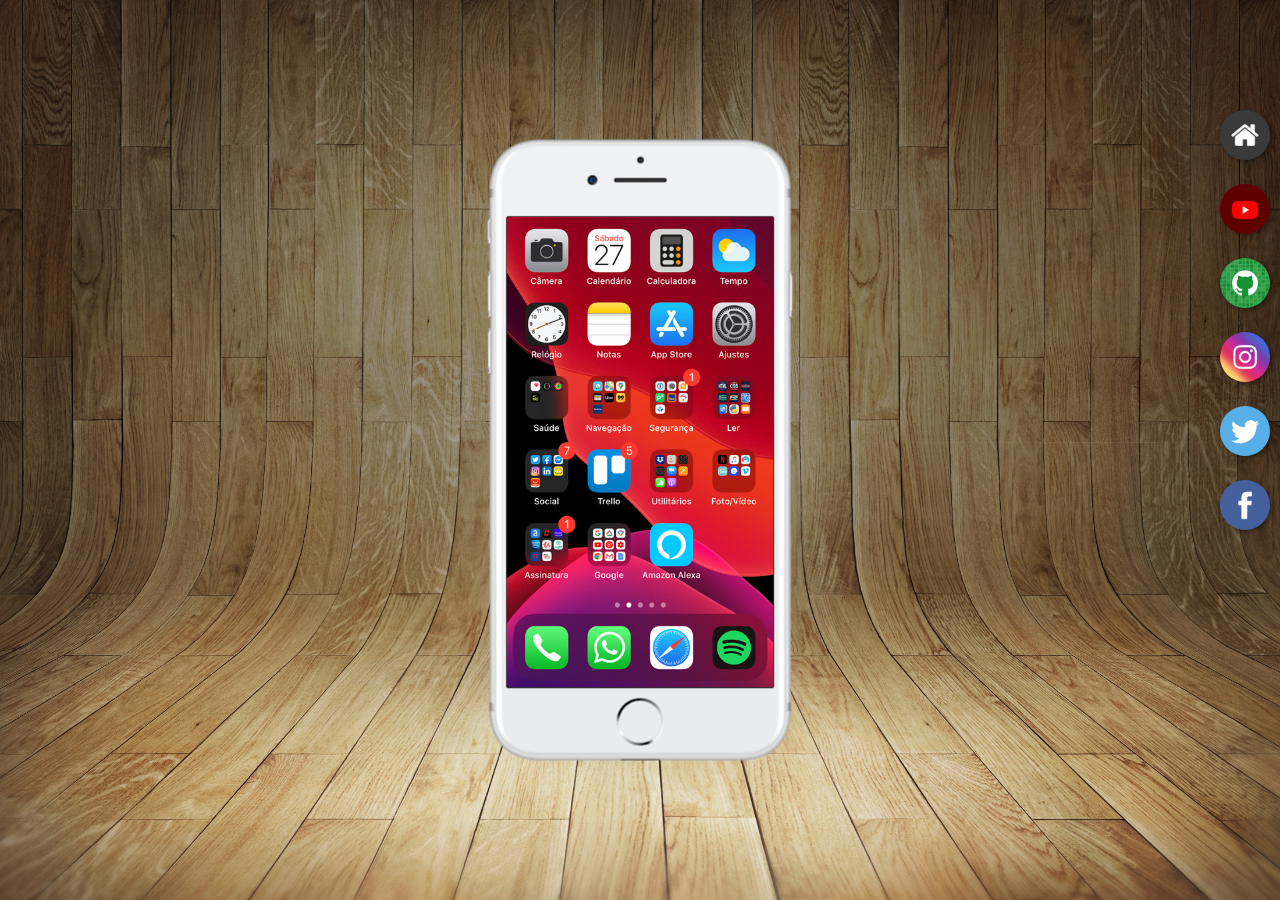
<file: index.html>
<!DOCTYPE html>
<html lang="pt-br">
<head>
    <meta charset="UTF-8">
    <meta http-equiv="X-UA-Compatible" content="IE=edge">
    <meta name="viewport" content="width=device-width, initial-scale=1.0">
    <title>Projeto Redes Sociais</title>
    <link rel="shortcut icon" href="favicon.ico" type="image/x-icon">
    <link rel="stylesheet" href="estilos/style.css">
</head>
<body>
    <main>
        <section id="telefone">
            <iframe src="home.html" name="tela" id="tela" frameborder="0">
                navegador não compatível com isso!
            </iframe>
        </section>
        <section id="redes-sociais">
            <a href="home.html" target="tela"><img src="imagens/logo-home.jpg" alt="Home"></a> <br>
            <a href="youtube.html" target="tela"><img src="imagens/logo-youtube.jpg" alt=""></a> <br>
            <a href="github.html" target="tela"><img src="imagens/logo-github.jpg" alt=""></a> <br>
            <a href="instagram.html" target="tela"><img src="imagens/logo-instagram.jpg" alt=""></a> <br>
            <a href="twitter.html" target="tela"><img src="imagens/logo-twitter.jpg" alt=""></a> <br>
            <a href="facebook.html" target="tela"><img src="imagens/logo-facebook.jpg" alt=""></a>
        </section>
    </main>
</body>
</html>
</file>
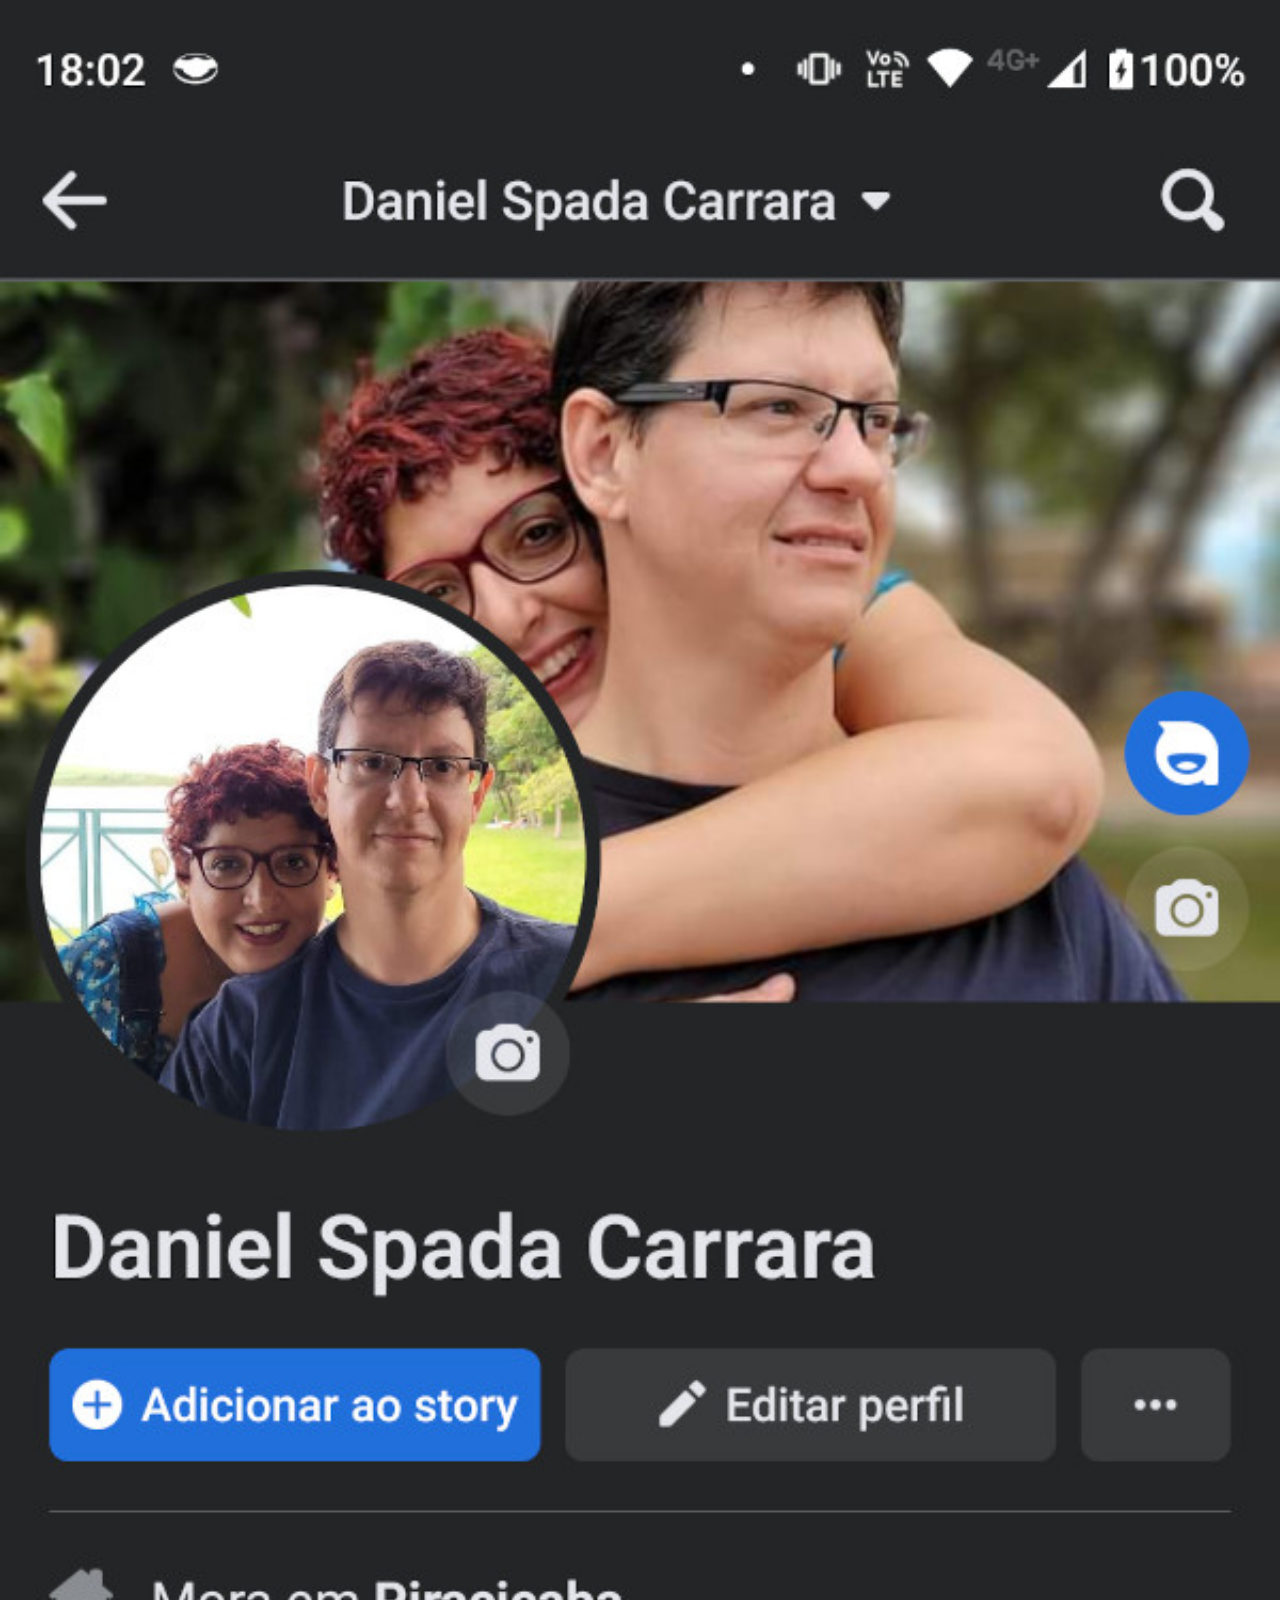
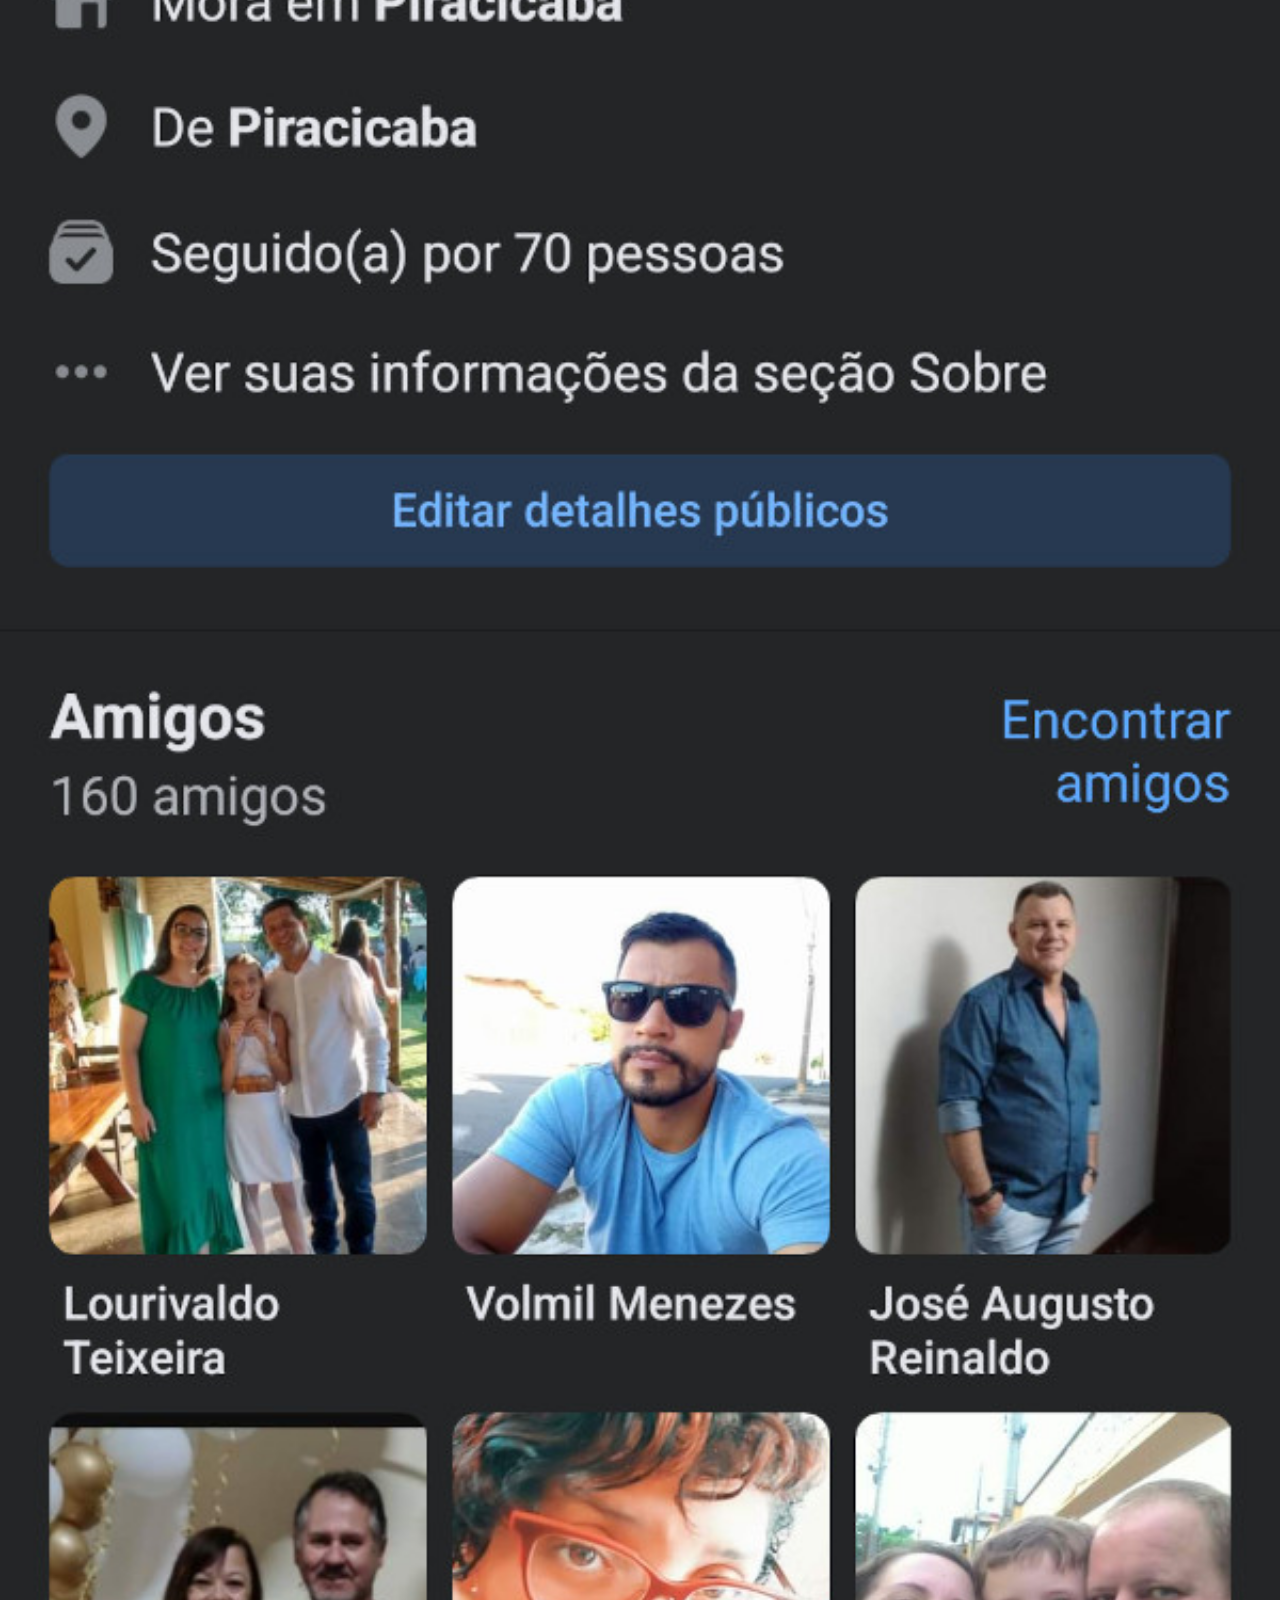
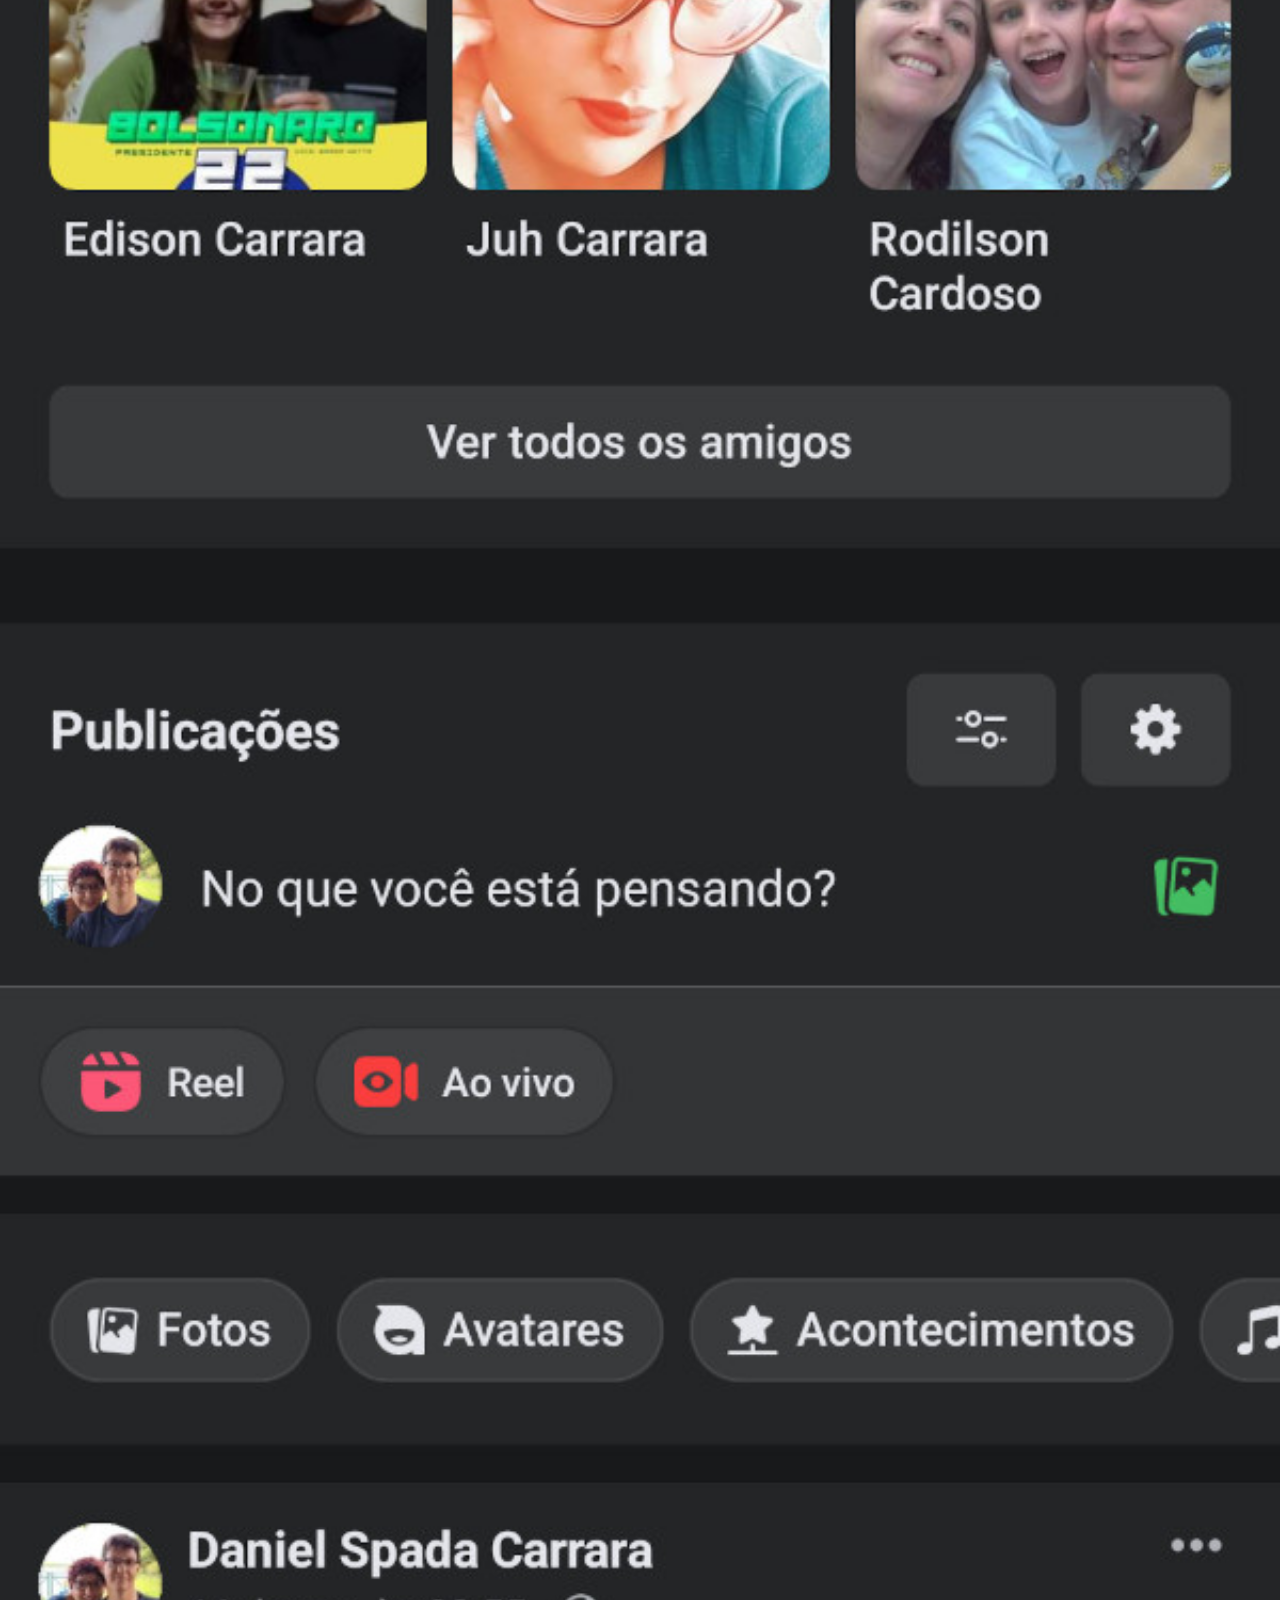
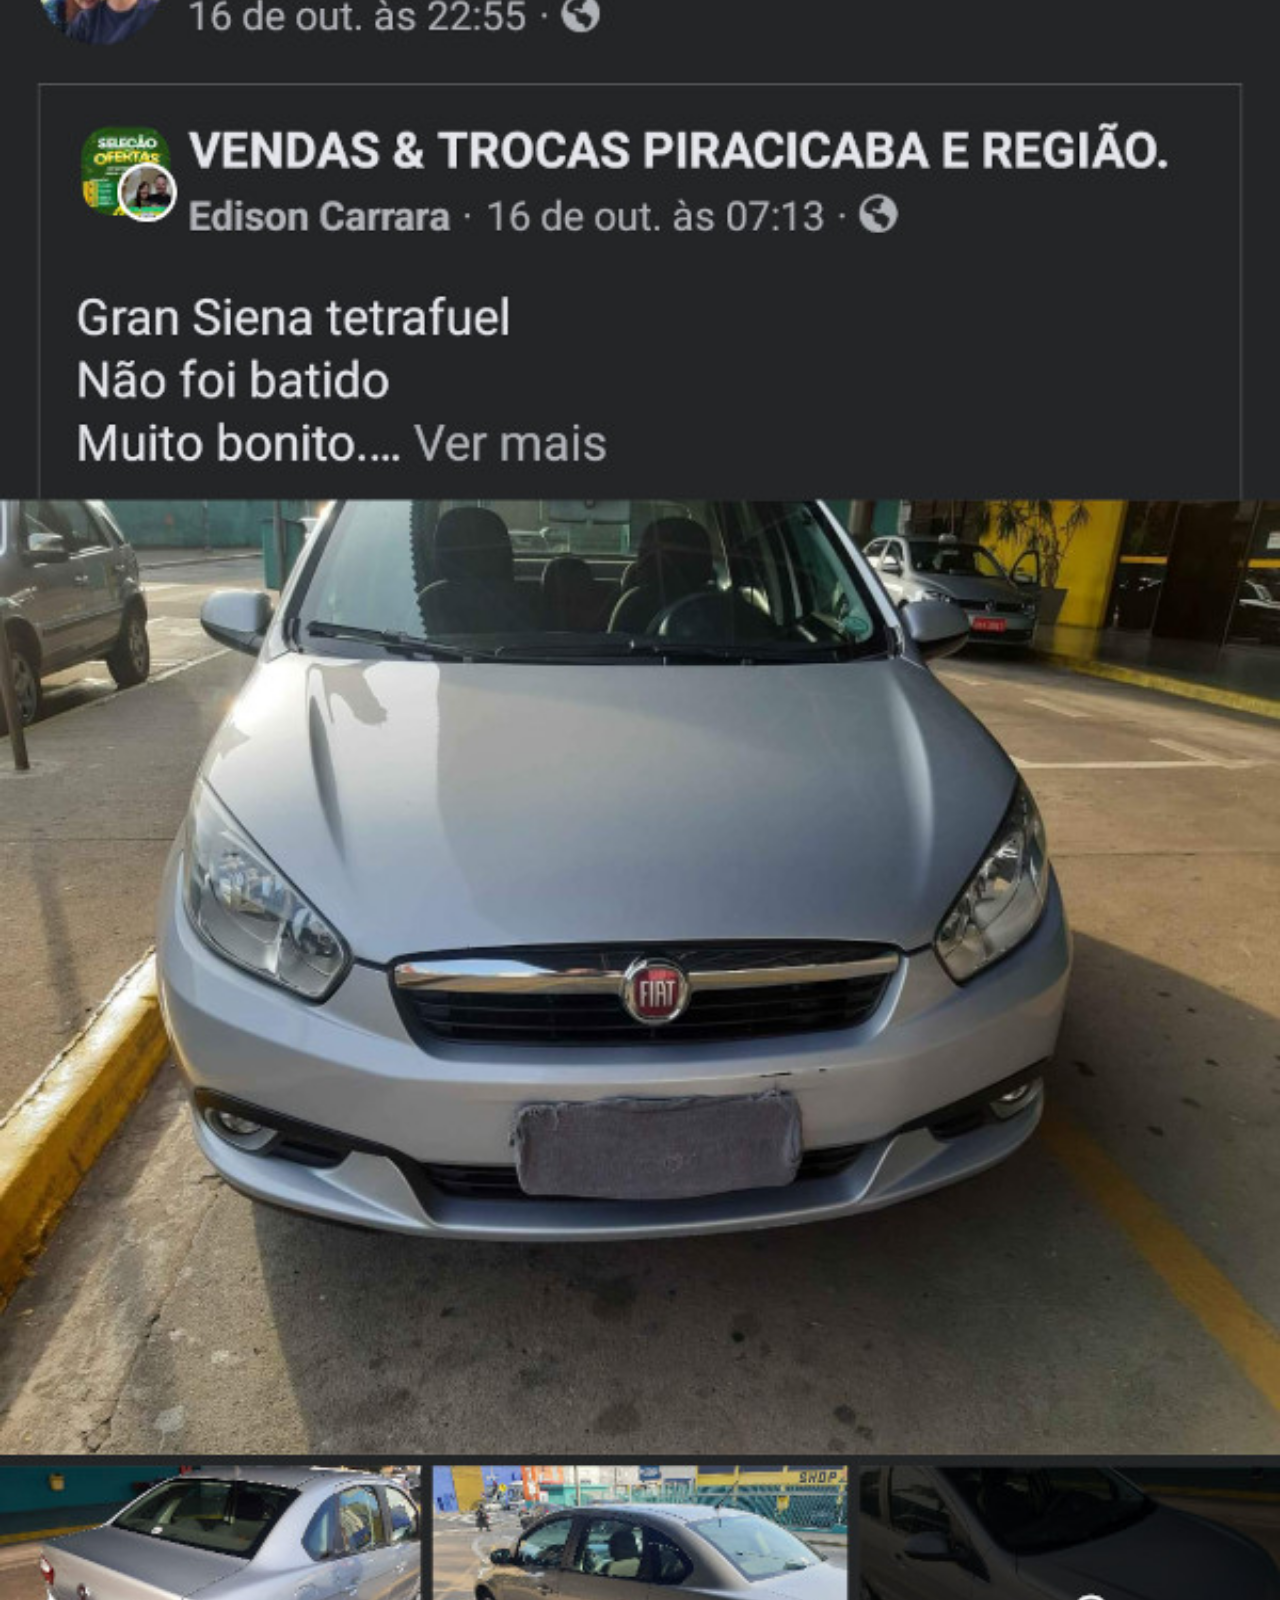
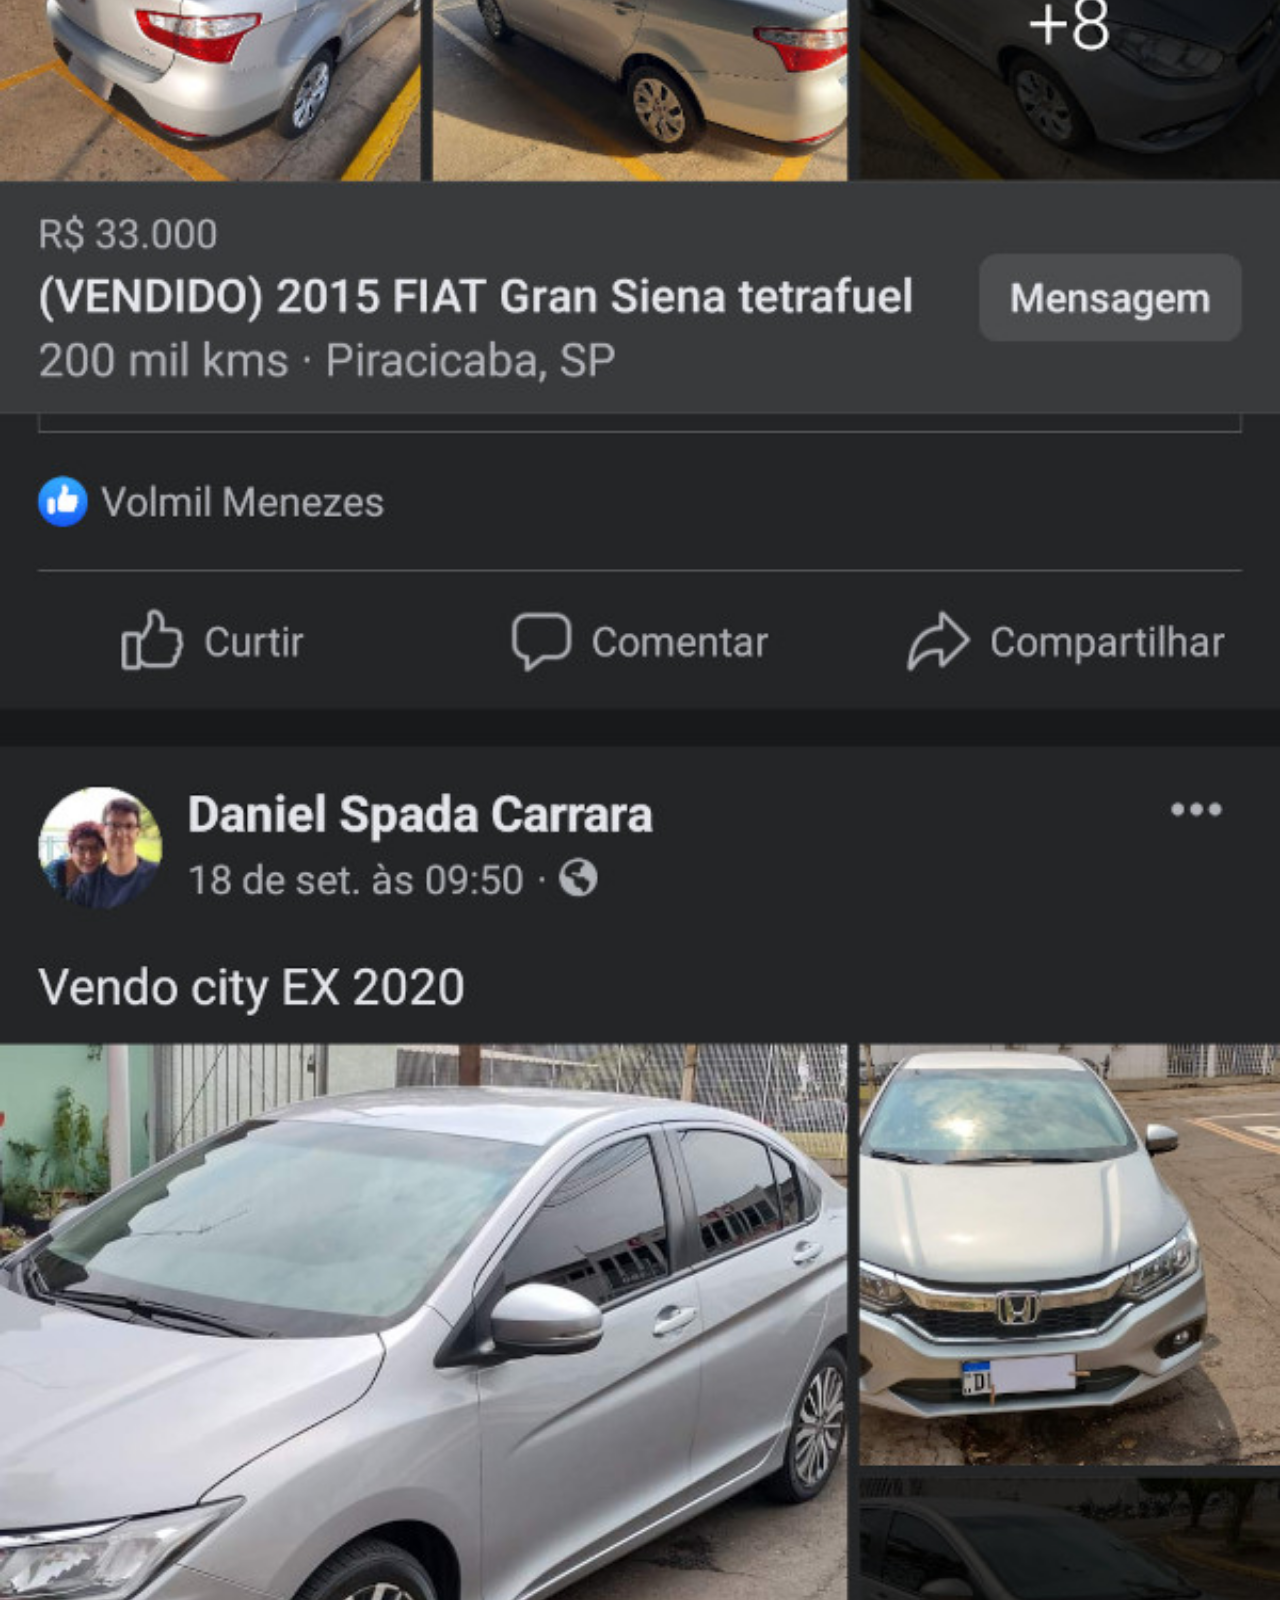
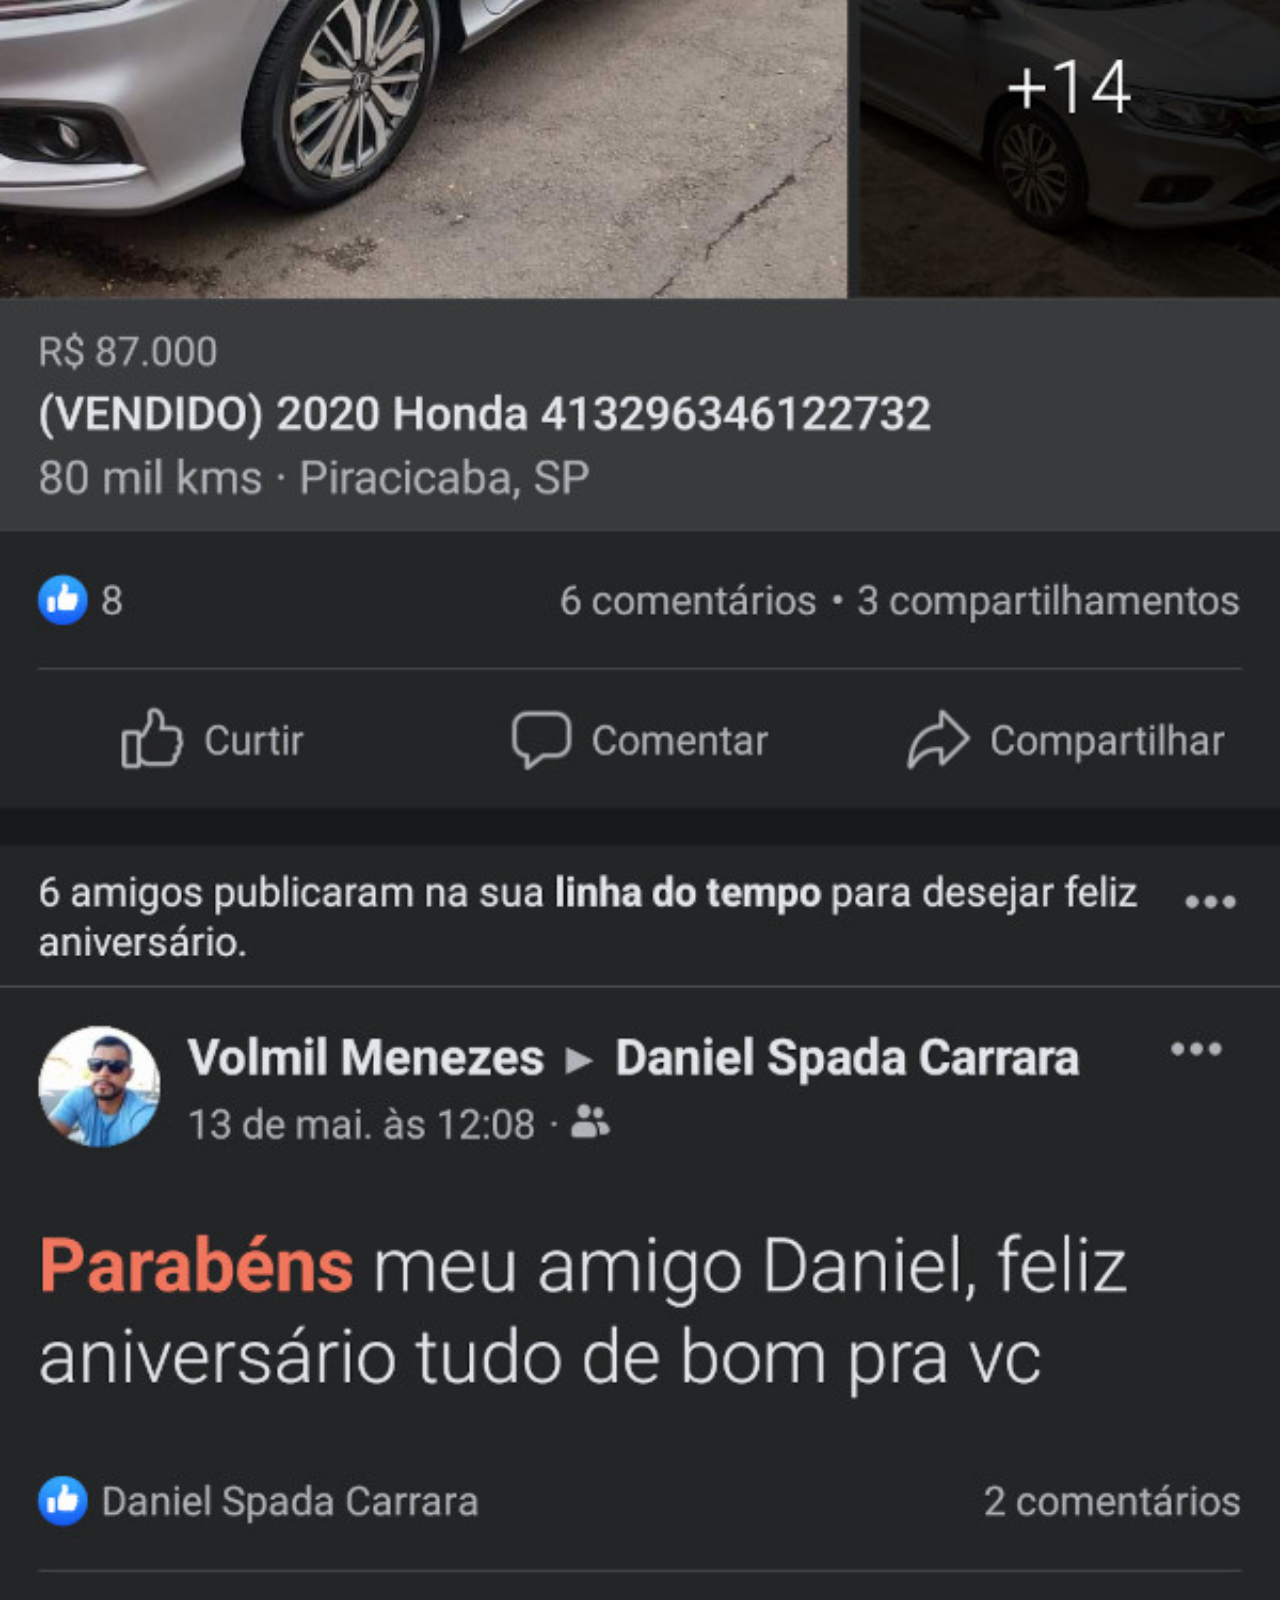
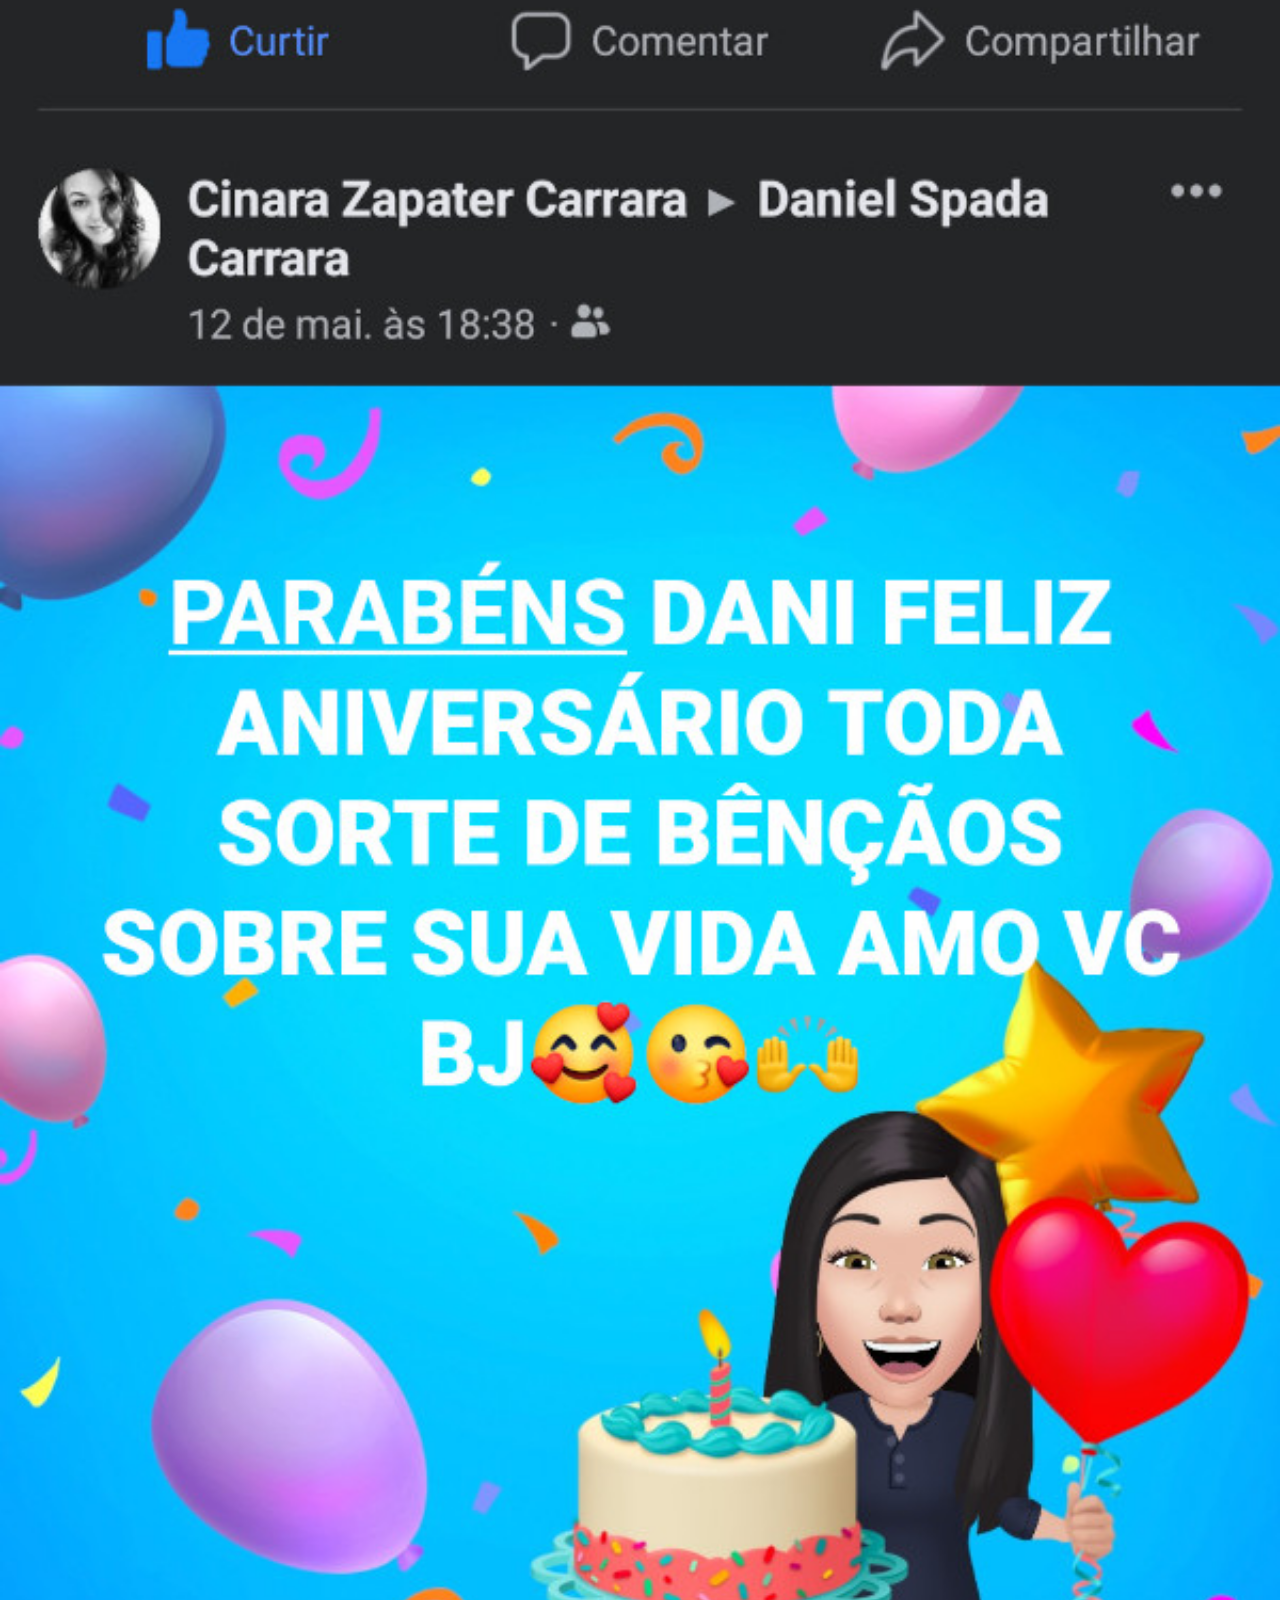
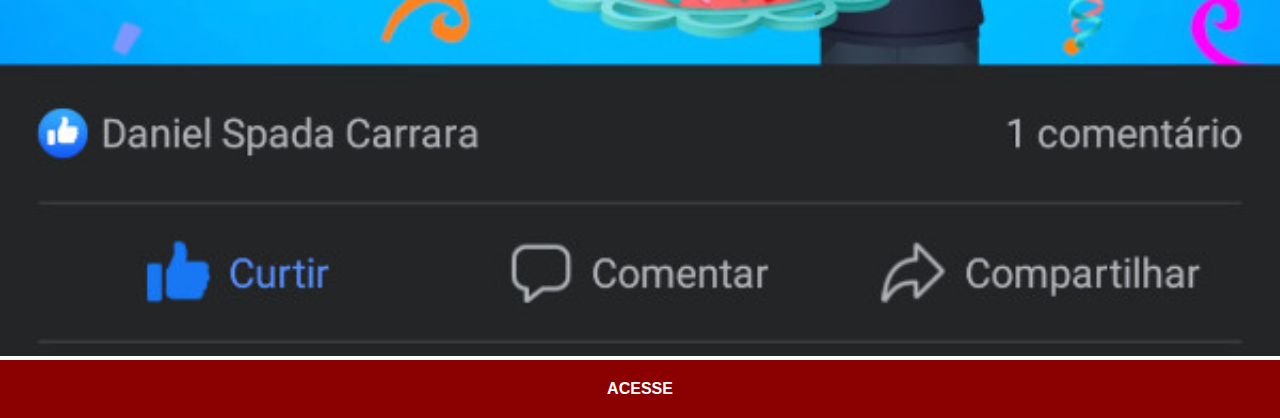
<file: facebook.html>
<!DOCTYPE html>
<html lang="pt-br">
<head>
    <meta charset="UTF-8">
    <meta http-equiv="X-UA-Compatible" content="IE=edge">
    <meta name="viewport" content="width=device-width, initial-scale=1.0">
    <title>Facebook</title>
    <link rel="stylesheet" href="estilos/social.css">
</head>
<body>
    <img src="imagens/tela-facebook.jpg" alt="Facebook">
    <a href="https://www.facebook.com/dscarrara/" target="_blank">ACESSE</a>
</body>
</html>
</file>
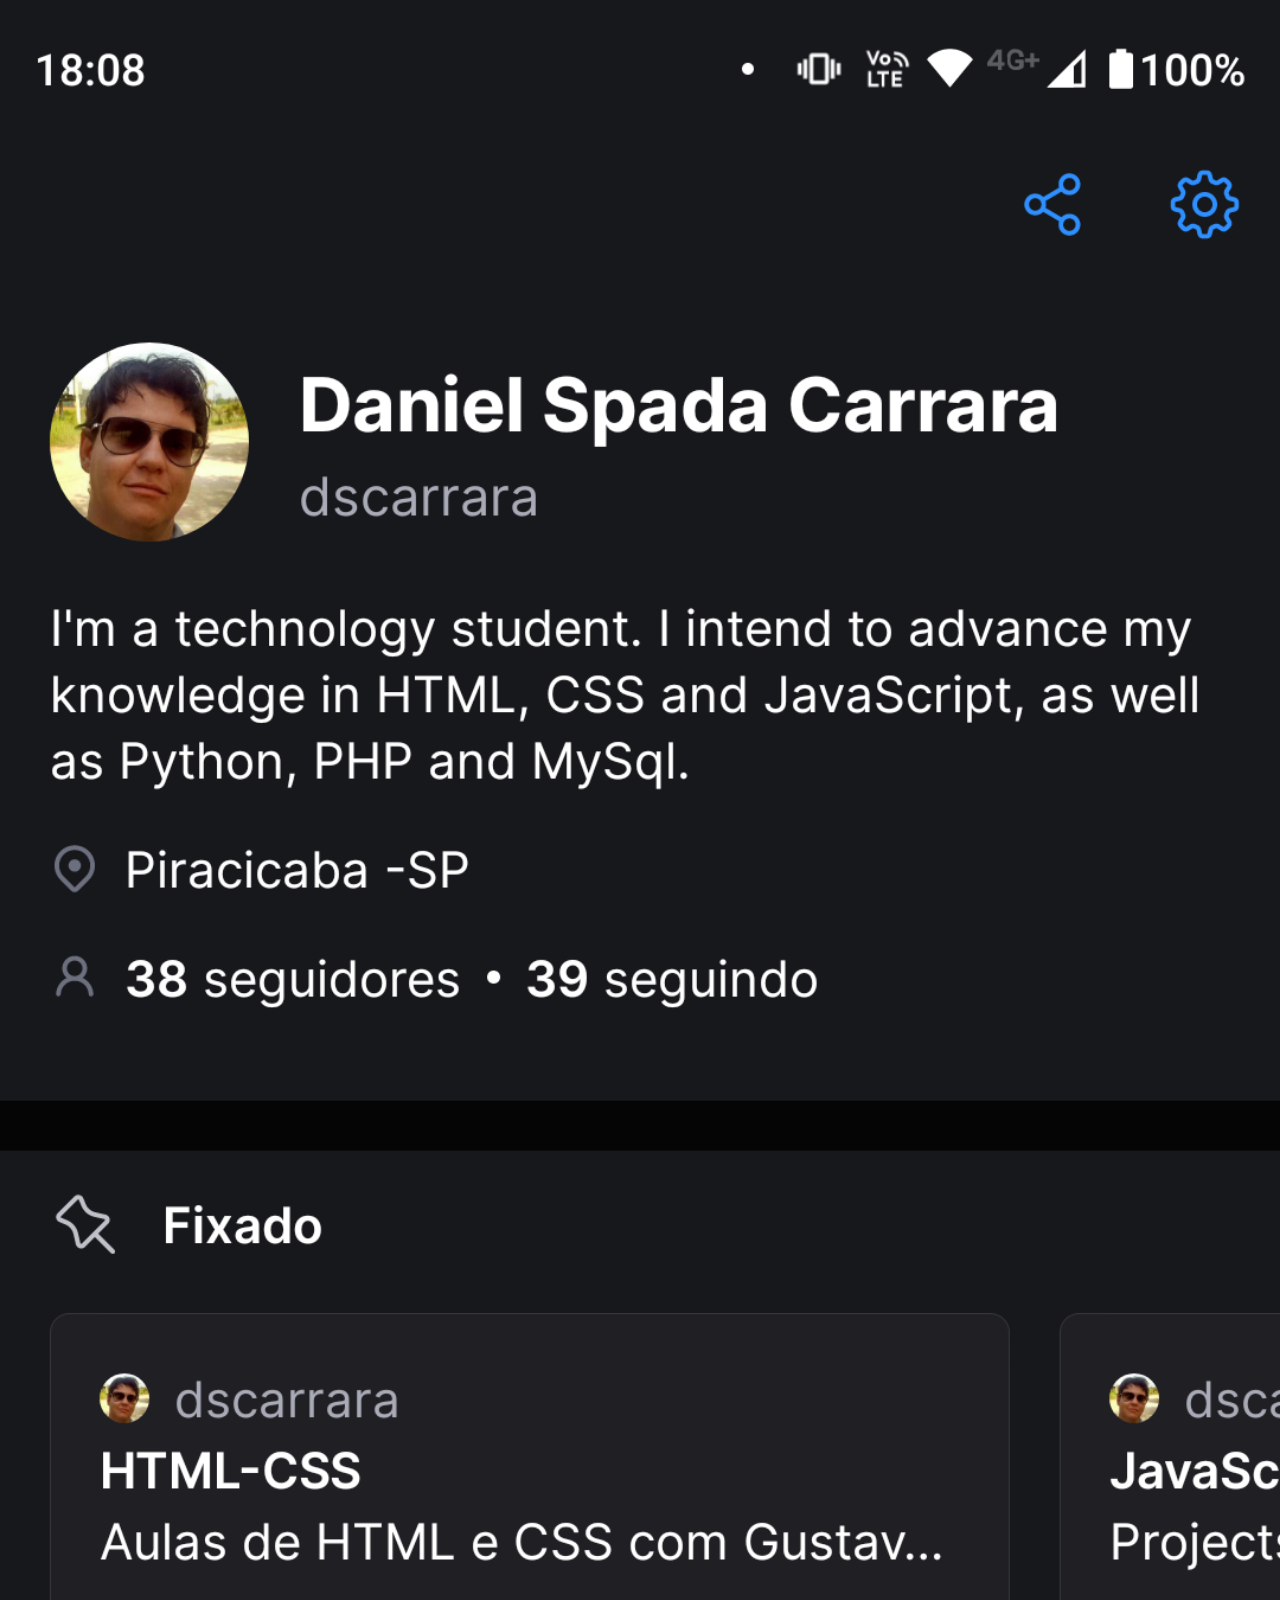
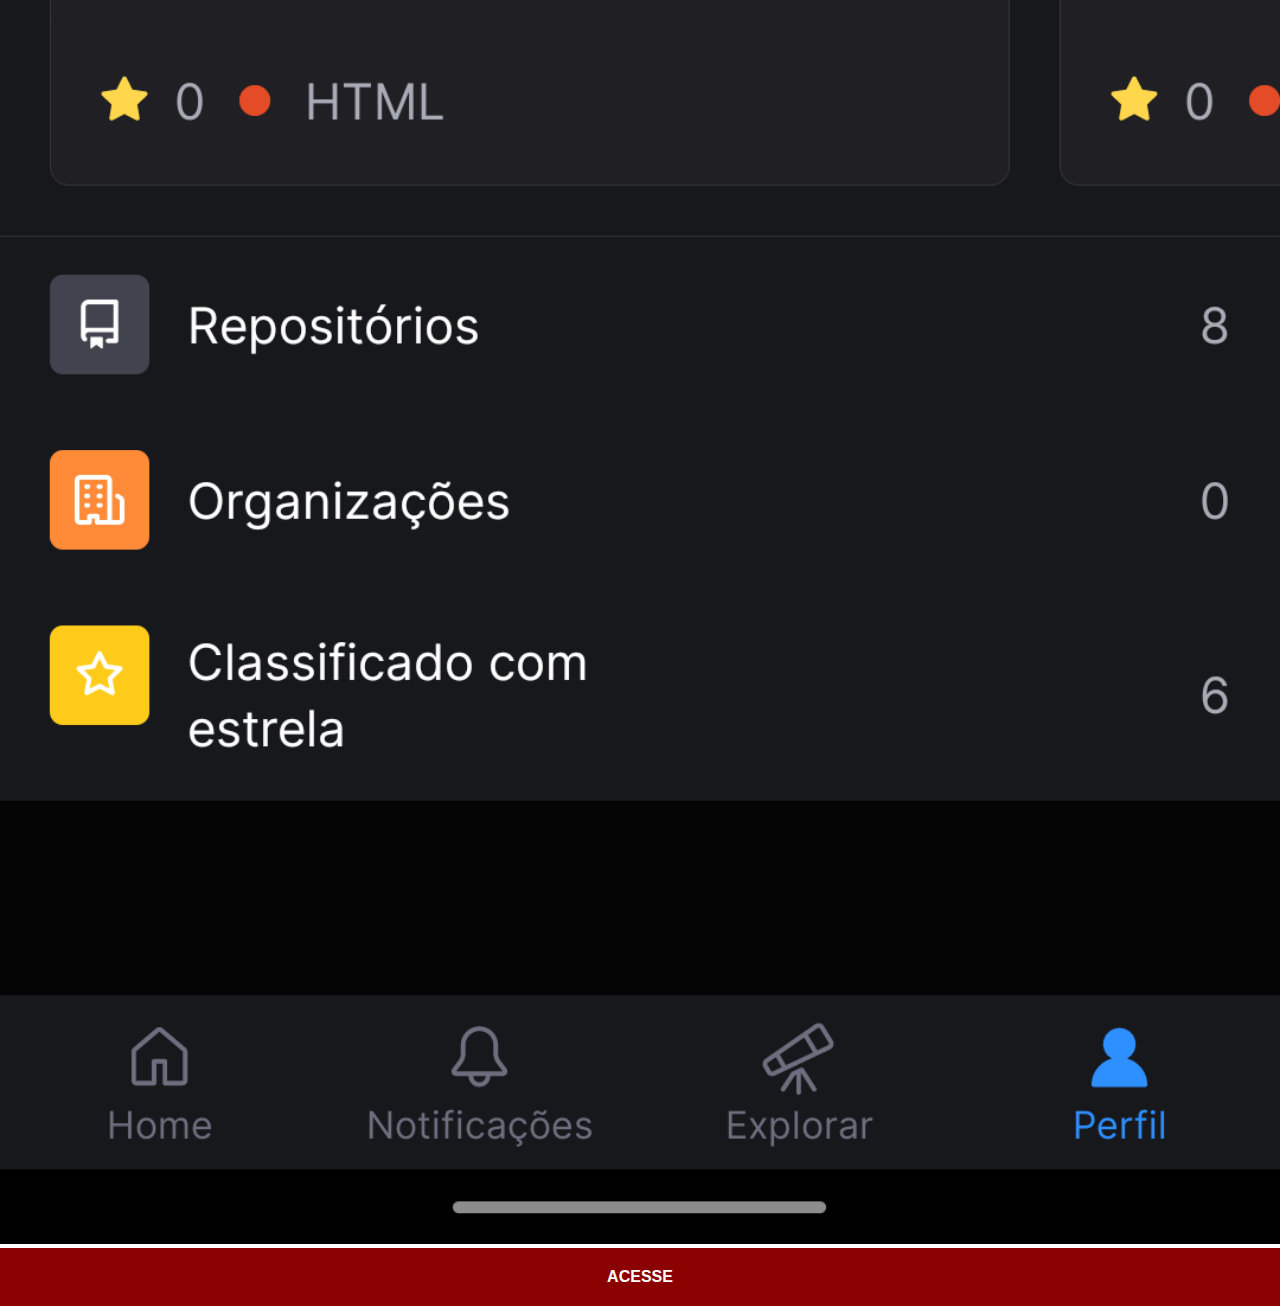
<file: github.html>
<!DOCTYPE html>
<html lang="pt-br">
<head>
    <meta charset="UTF-8">
    <meta http-equiv="X-UA-Compatible" content="IE=edge">
    <meta name="viewport" content="width=device-width, initial-scale=1.0">
    <title>Github</title>
    <link rel="stylesheet" href="estilos/social.css">
</head>
<body>
    <img src="imagens/tela-github.png" alt="Github">
    <a href="https://github.com/dscarrara" target="_blank">ACESSE</a>
</body>
</html>
</file>
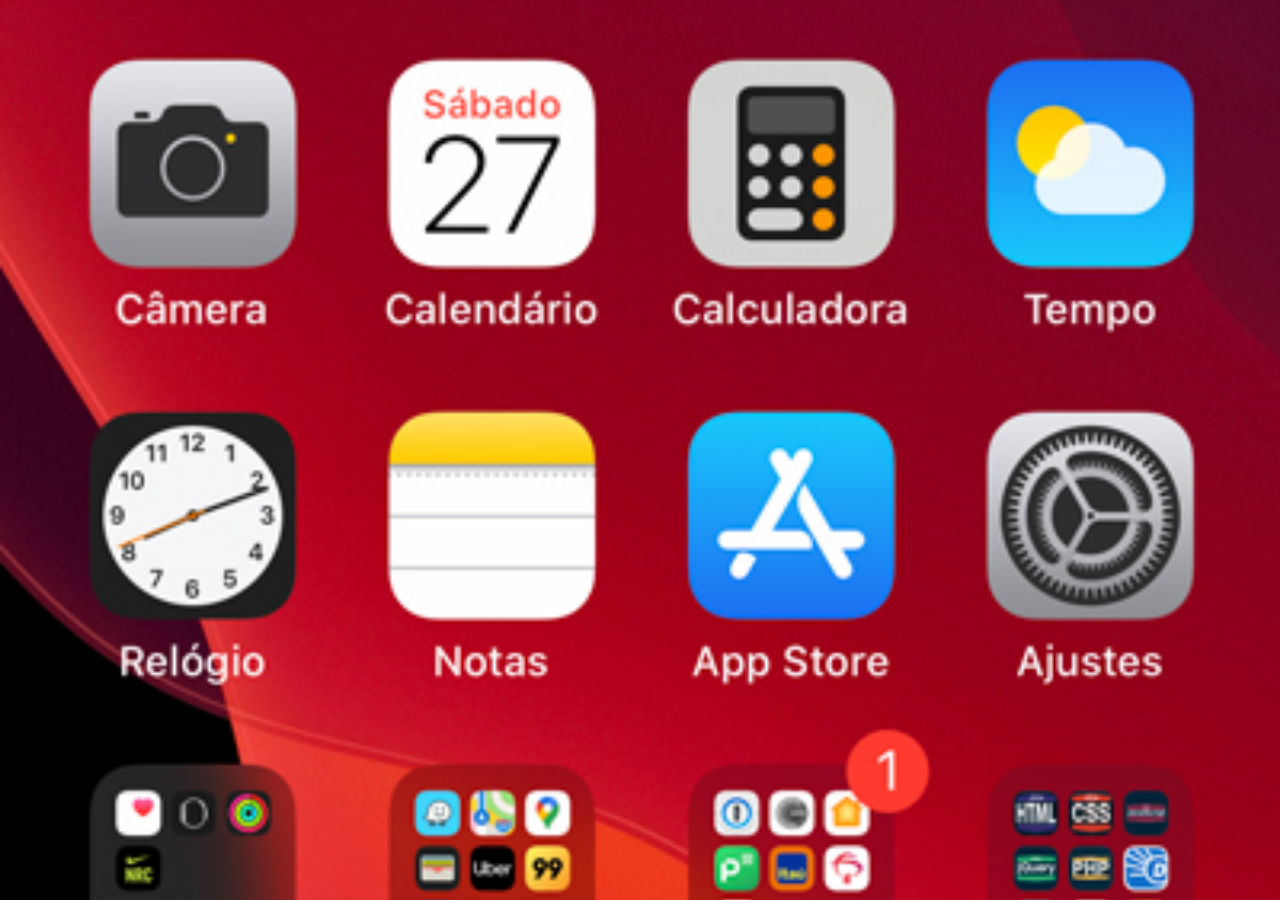
<file: home.html>
<!DOCTYPE html>
<html lang="pt-br">
<head>
    <meta charset="UTF-8">
    <meta http-equiv="X-UA-Compatible" content="IE=edge">
    <meta name="viewport" content="width=device-width, initial-scale=1.0">
    <title>home</title>
    <style>
        * {
            margin: 0px;
            padding: 0px;
        }

        body {
            height: 100vh;
            width: 100vw;
            background: black url('imagens/tela-home.jpg') no-repeat top center;
            background-size: cover;
        }
    </style>
</head>
<body>
    
</body>
</html>
</file>
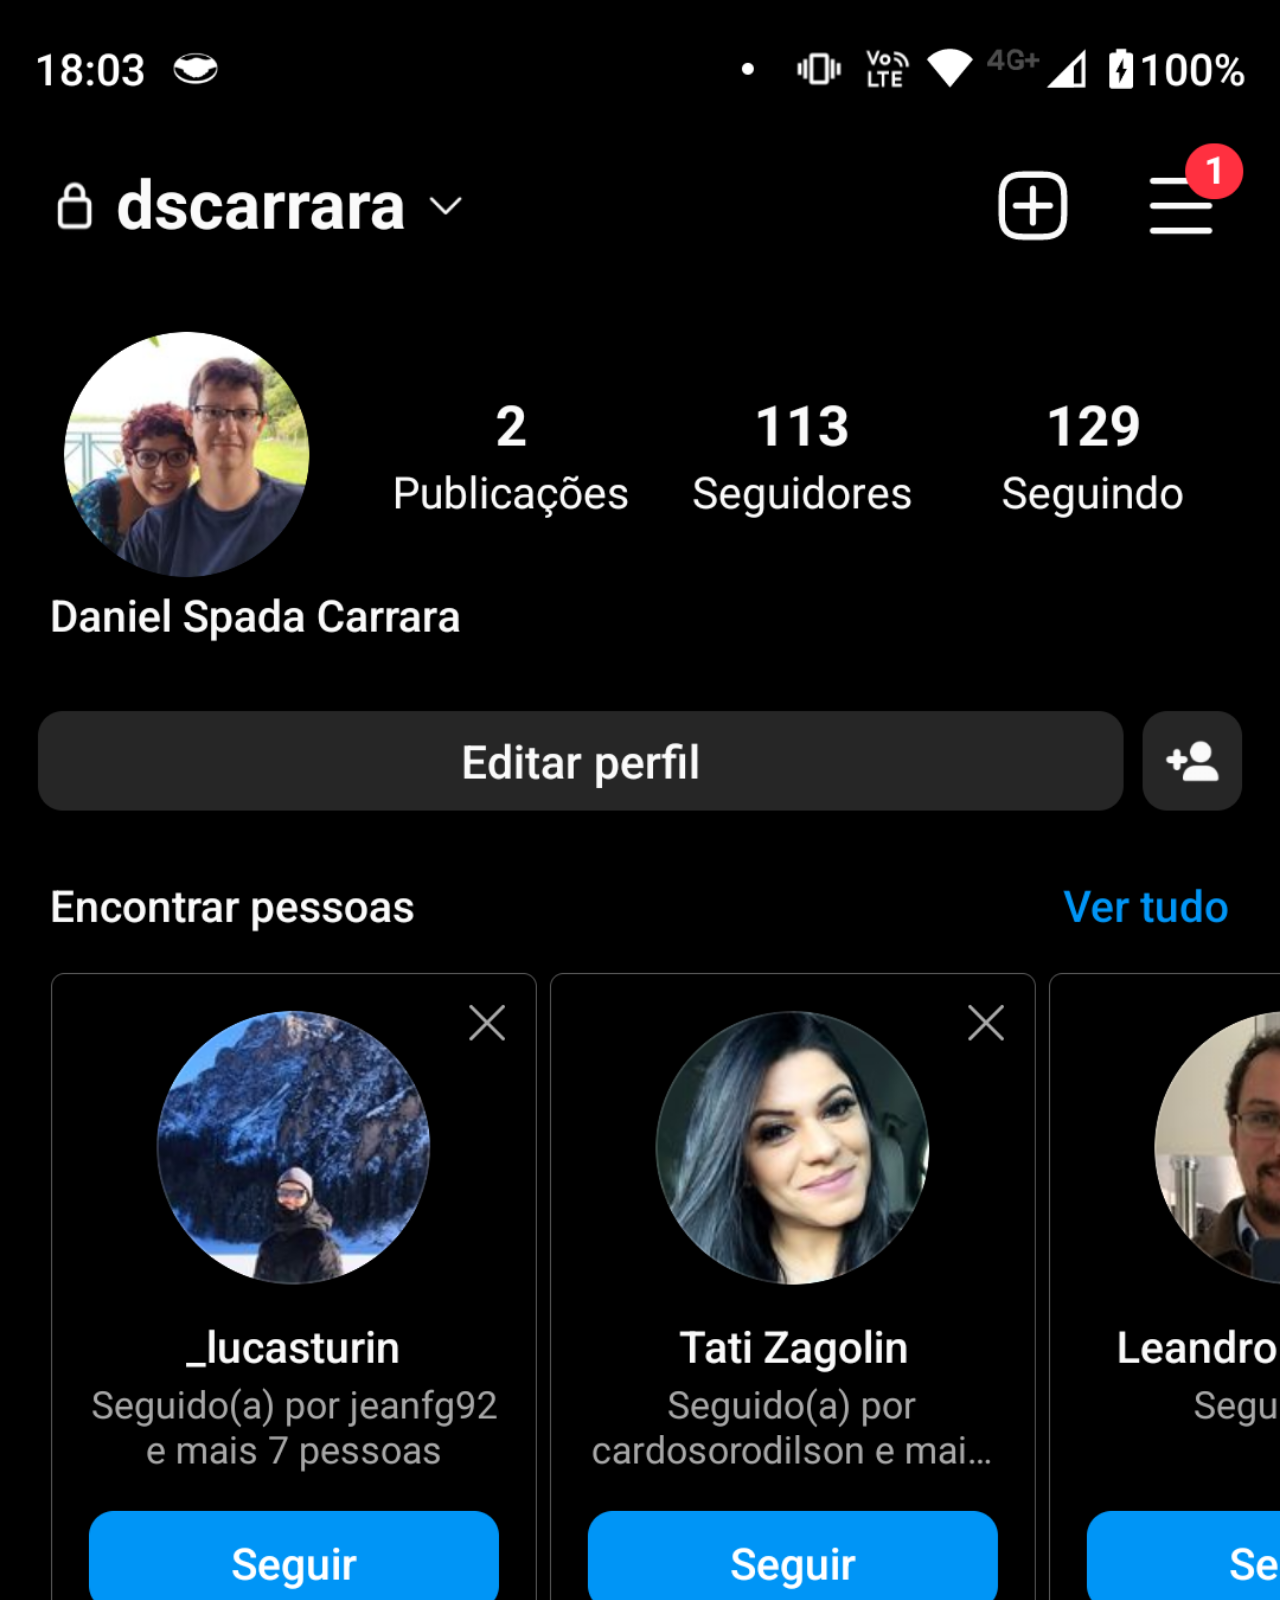
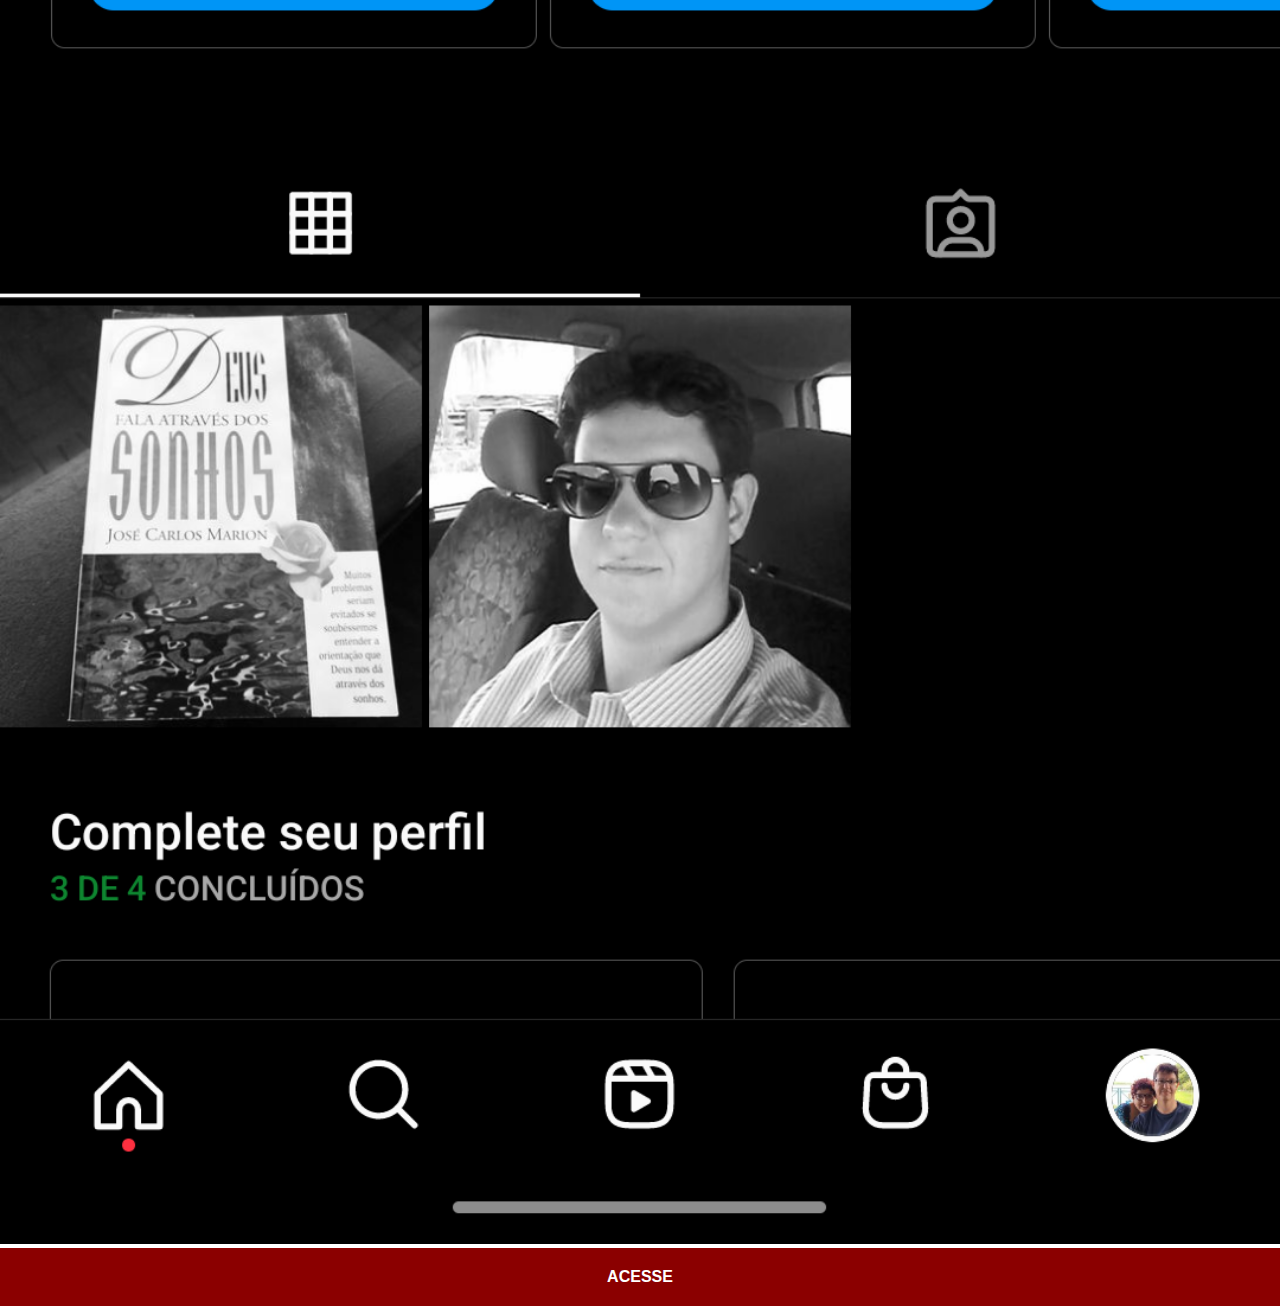
<file: instagram.html>
<!DOCTYPE html>
<html lang="pt-br">
<head>
    <meta charset="UTF-8">
    <meta http-equiv="X-UA-Compatible" content="IE=edge">
    <meta name="viewport" content="width=device-width, initial-scale=1.0">
    <title>Instagram</title>
    <link rel="stylesheet" href="estilos/social.css">
</head>
<body>
    <img src="imagens/tela-instagram.png" alt="Instagram">
    <a href="https://www.instagram.com/dscarrara/" target="_blank">ACESSE</a>
</body>
</html>
</file>
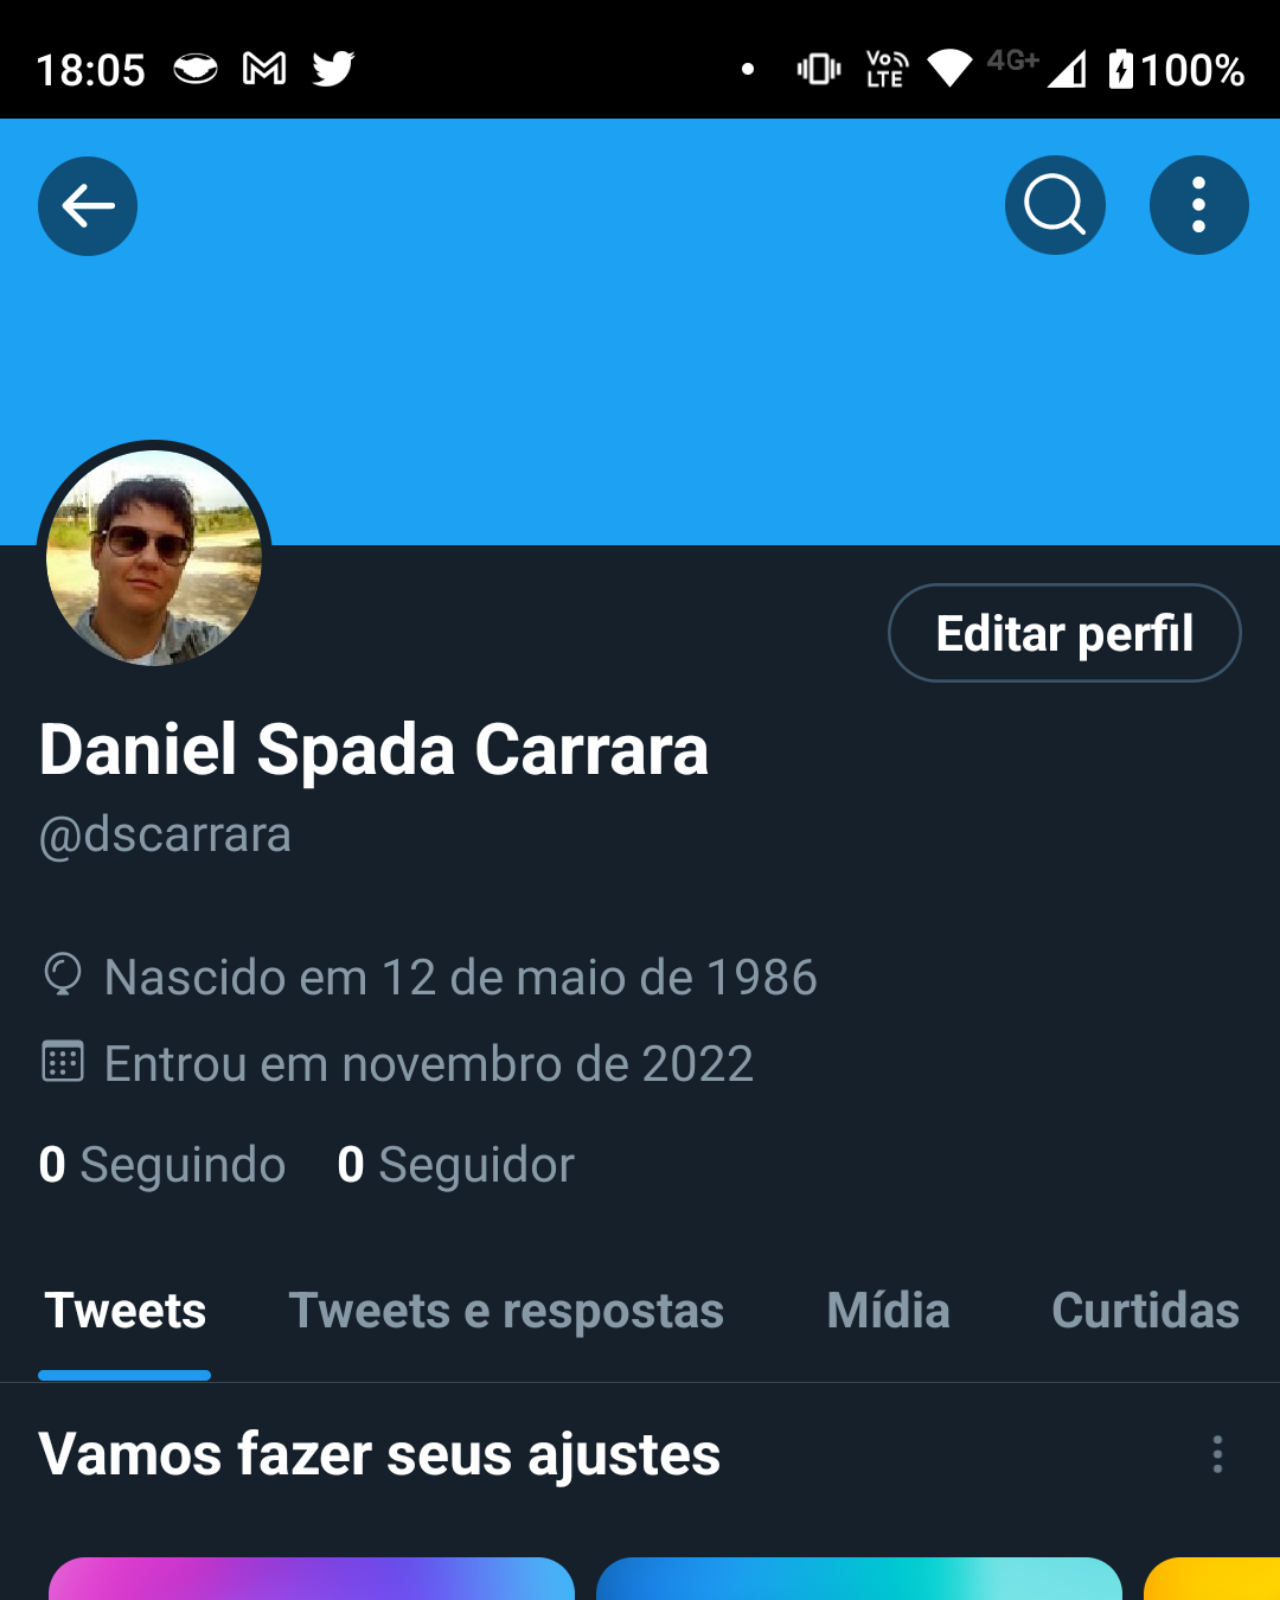
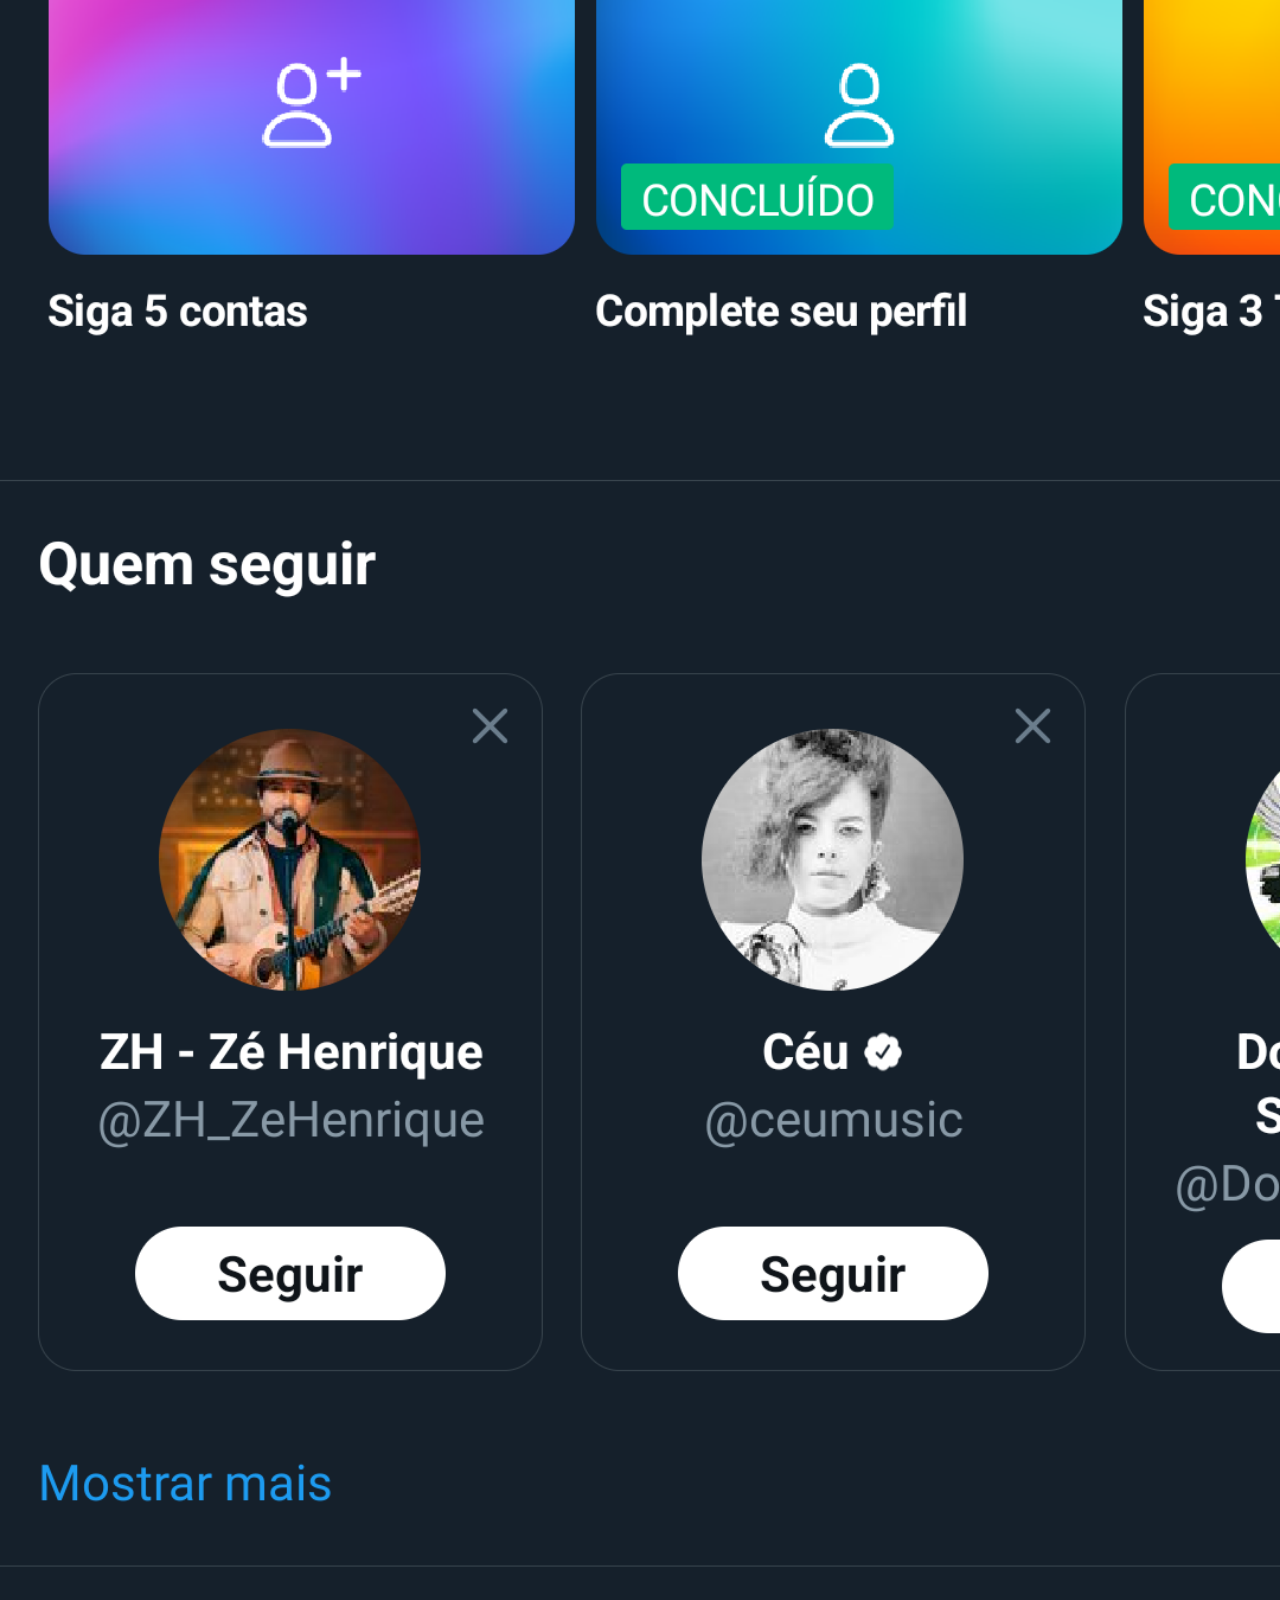
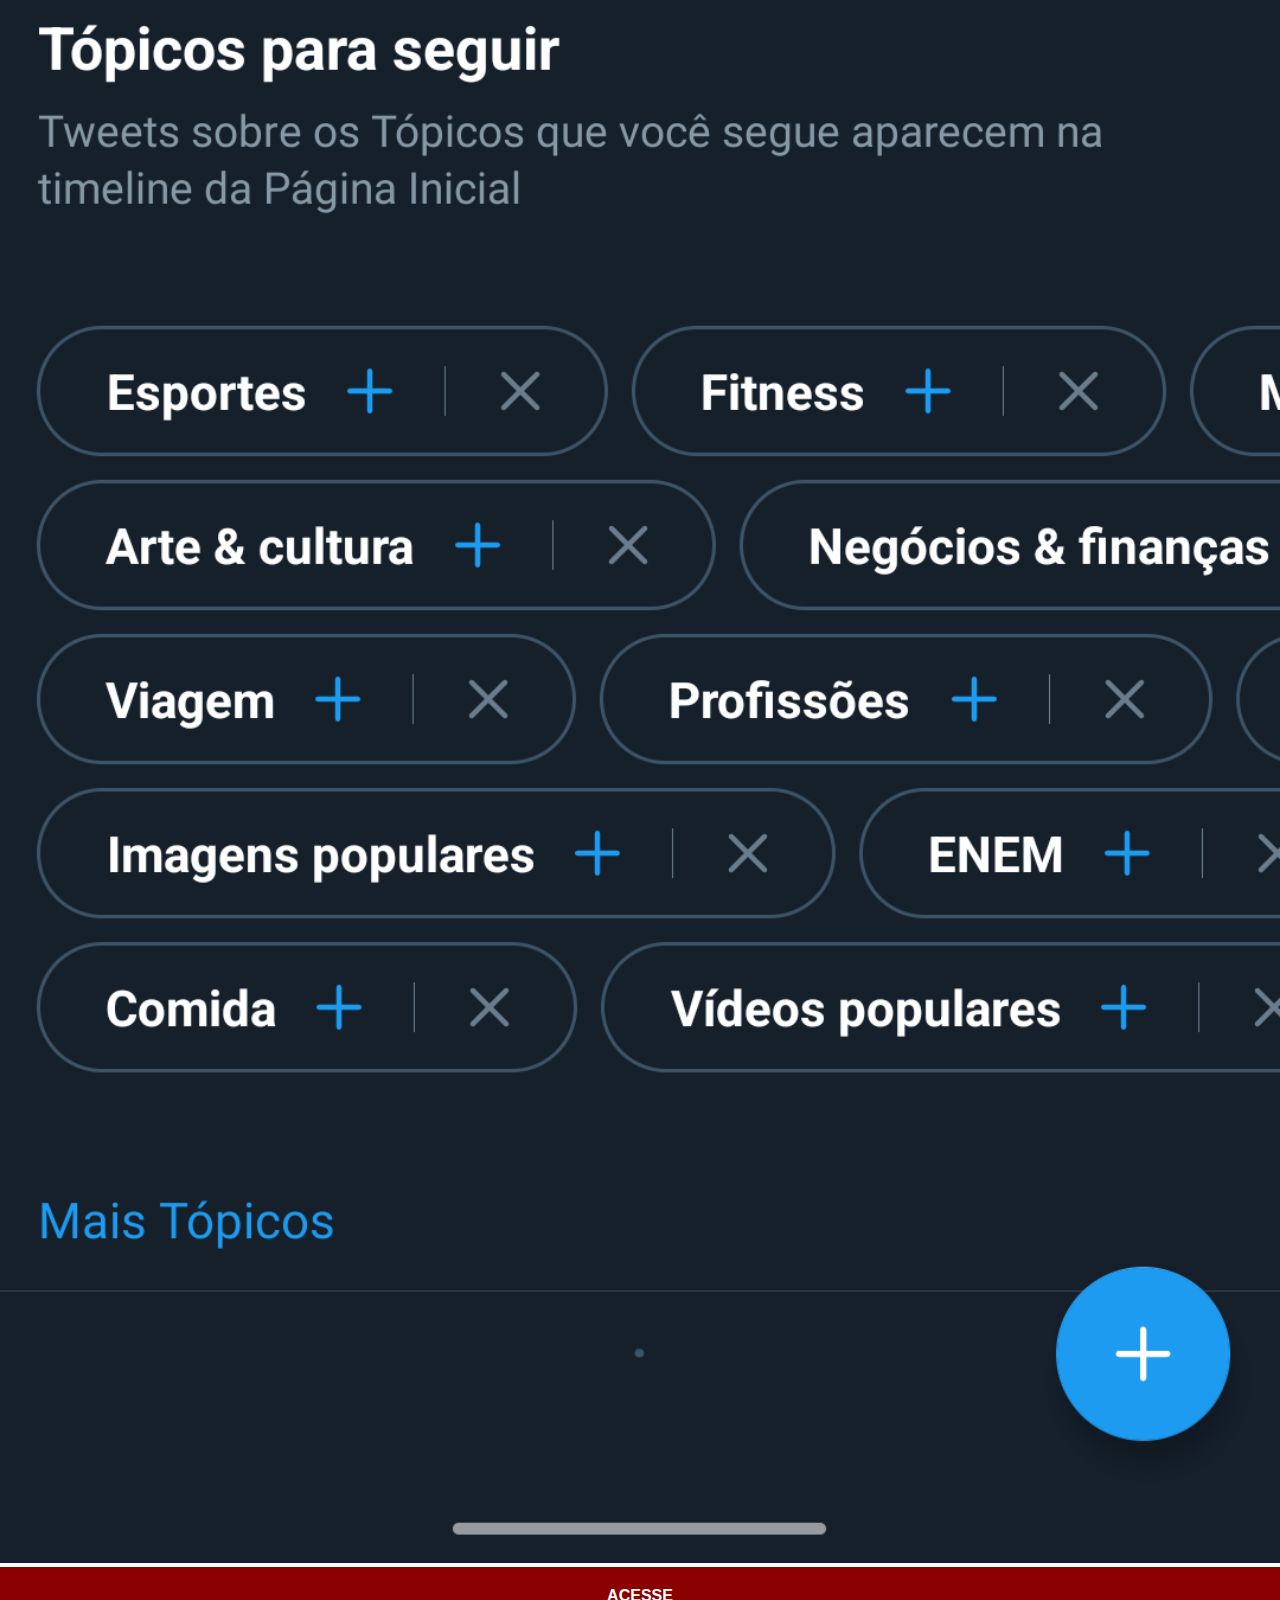
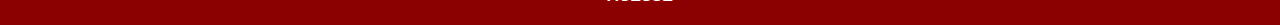
<file: twitter.html>
<!DOCTYPE html>
<html lang="pt-br">
<head>
    <meta charset="UTF-8">
    <meta http-equiv="X-UA-Compatible" content="IE=edge">
    <meta name="viewport" content="width=device-width, initial-scale=1.0">
    <title>Twitter</title>
    <link rel="stylesheet" href="estilos/social.css">
</head>
<body>
    <img src="imagens/tela-twitter.png" alt="Twitter">
    <a href="https://twitter.com/SpadaDaniel" target="_blank">ACESSE</a>
</body>
</html>
</file>
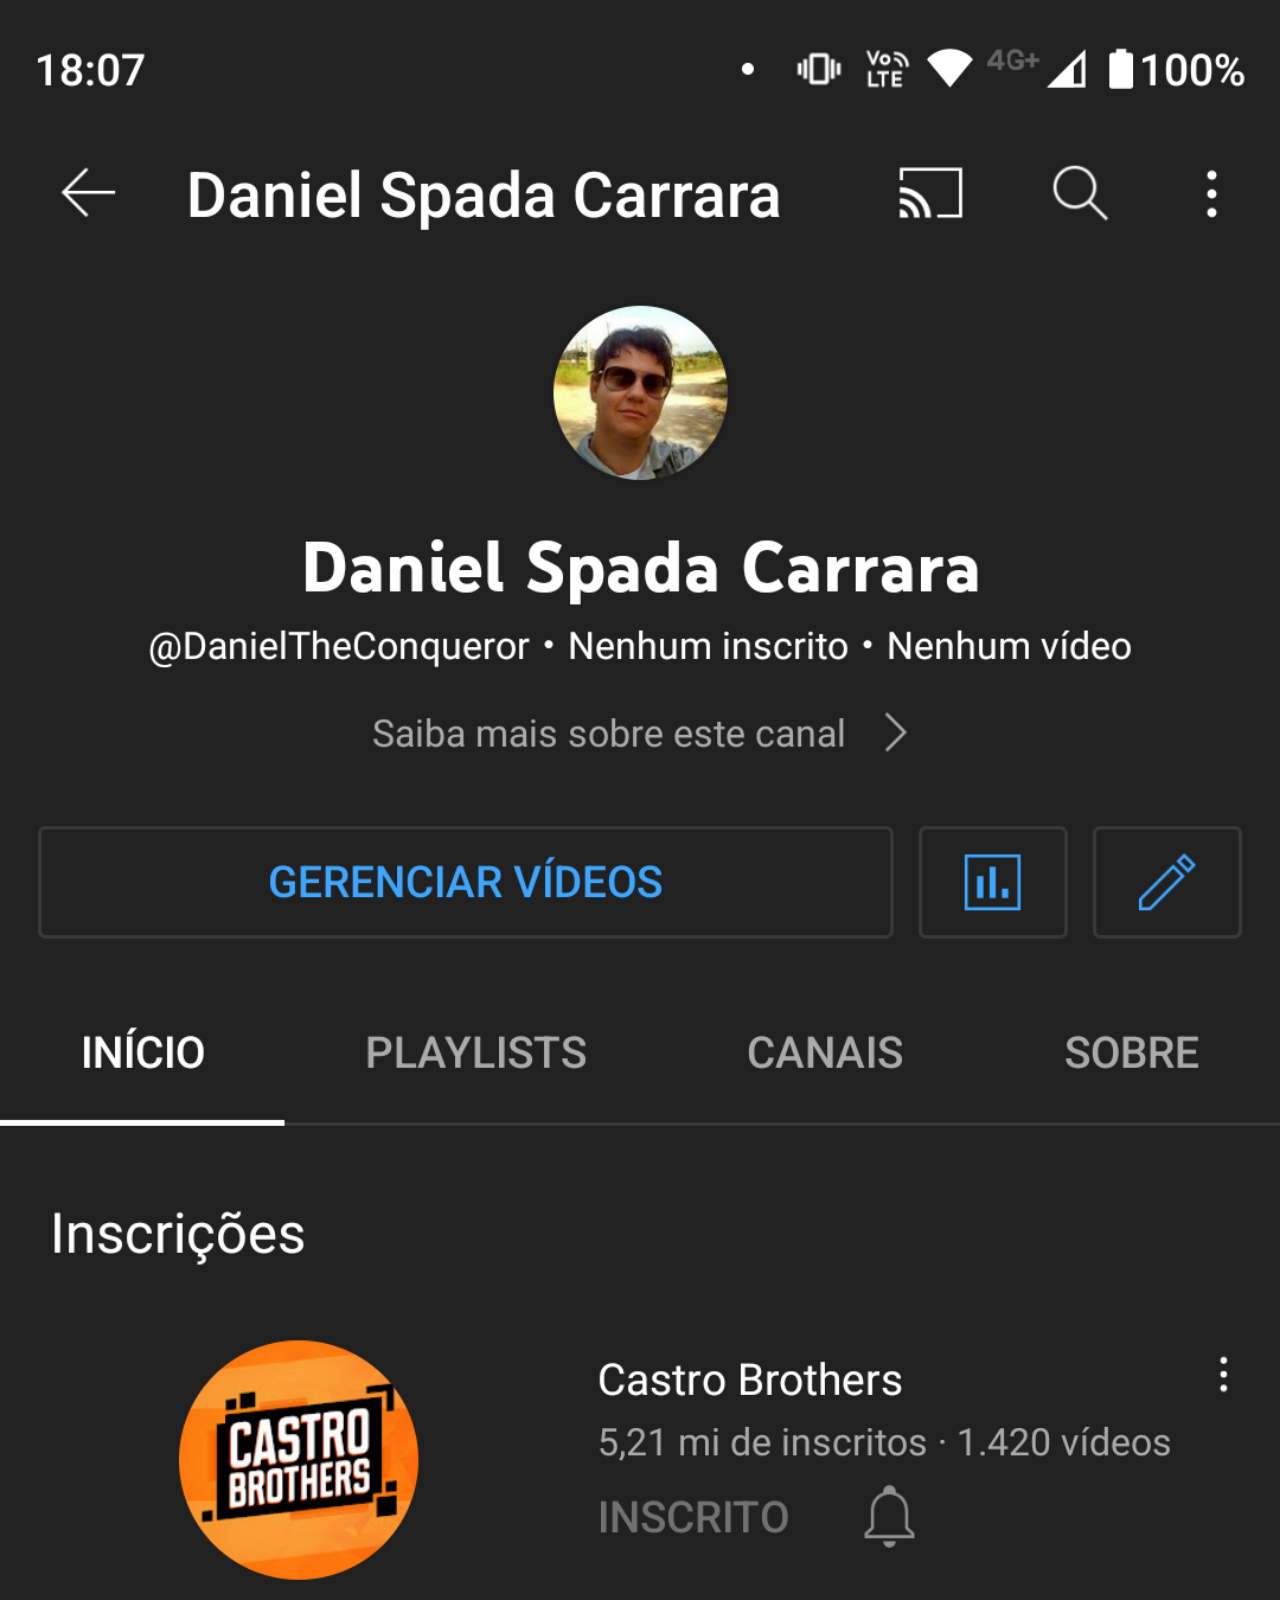
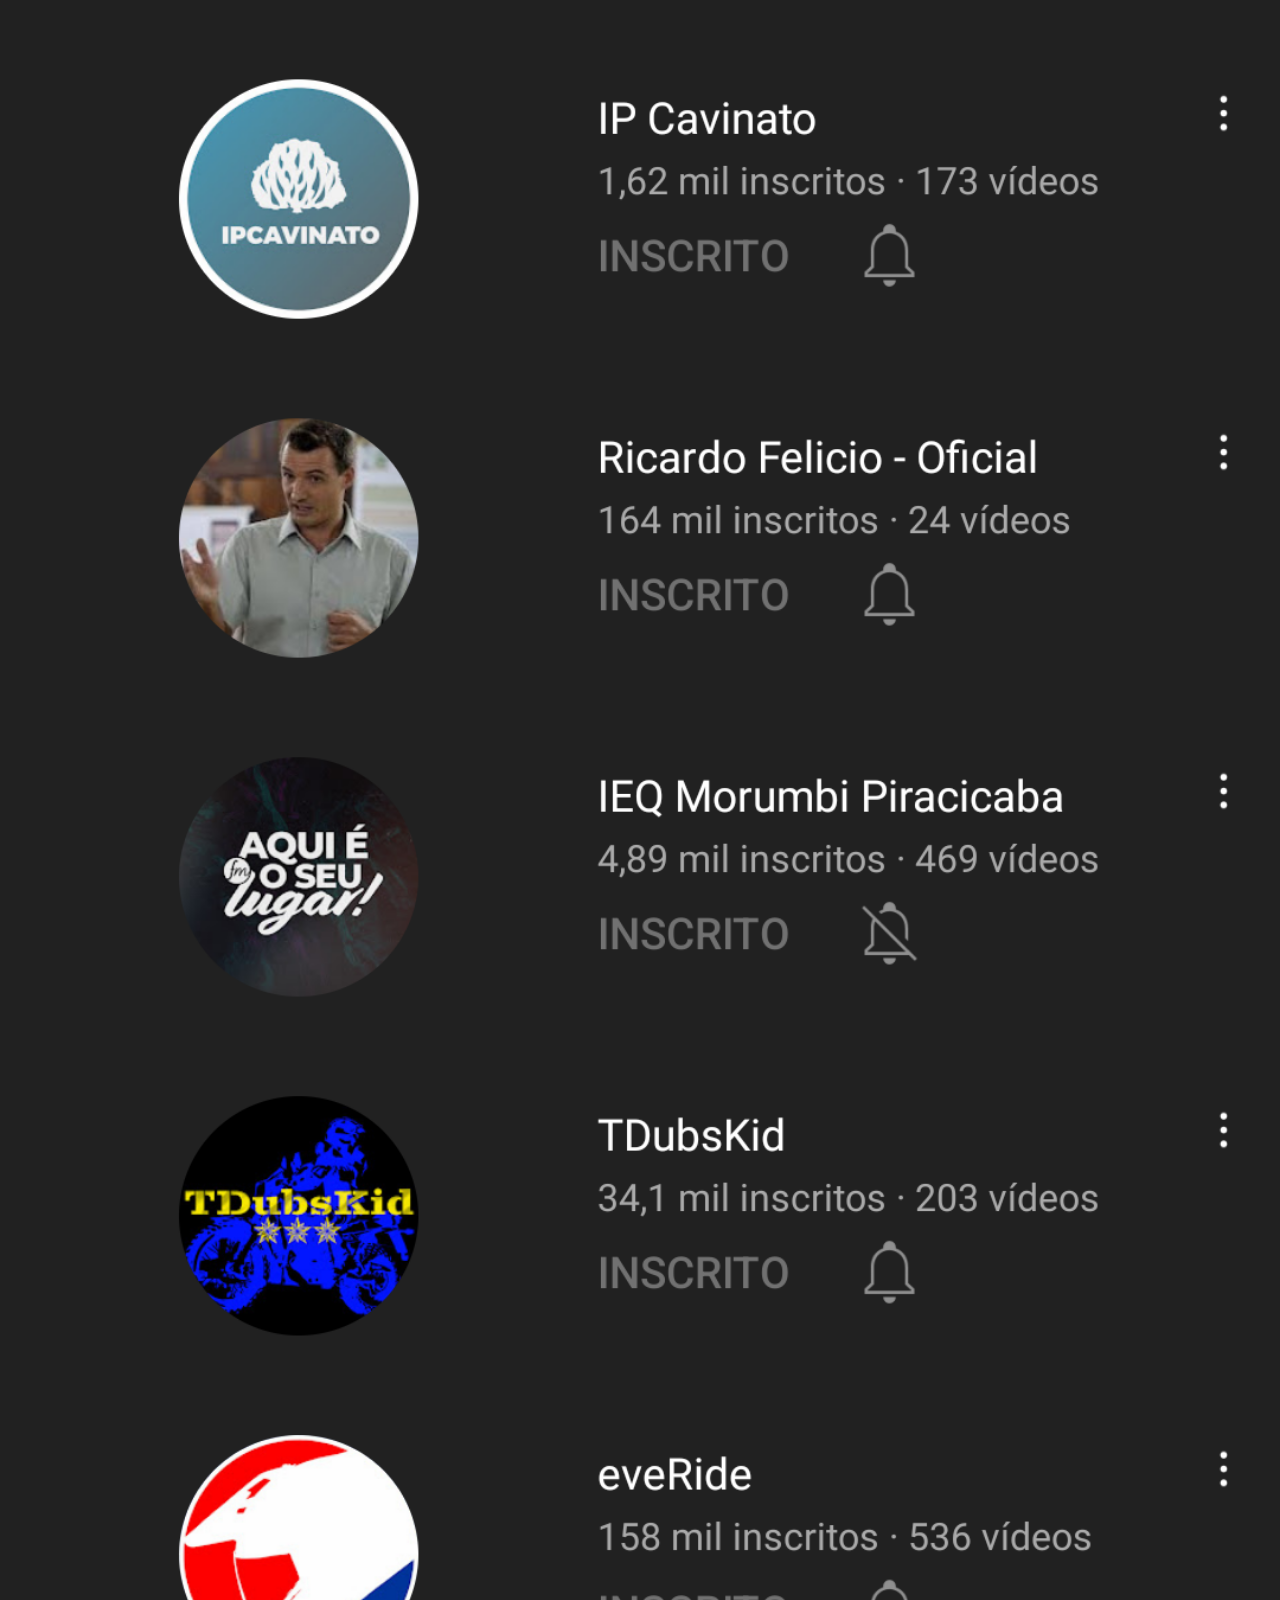
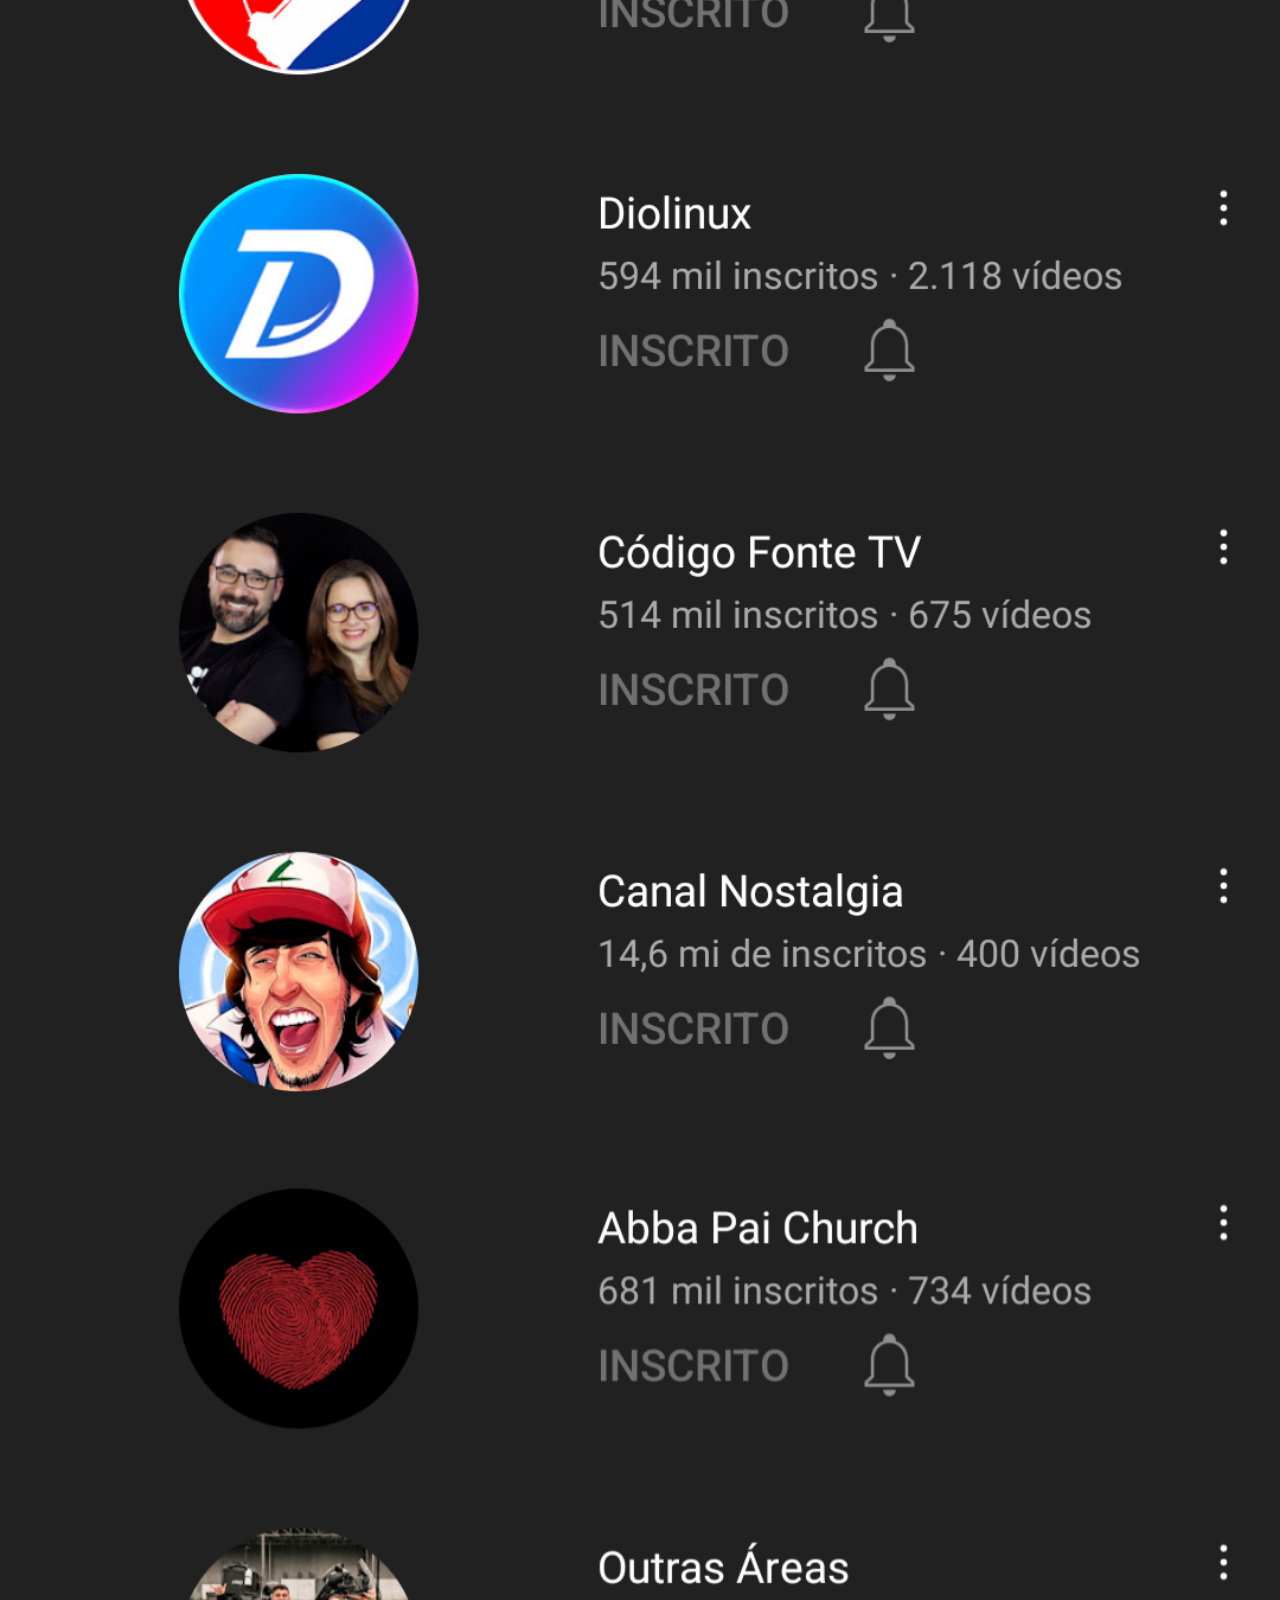
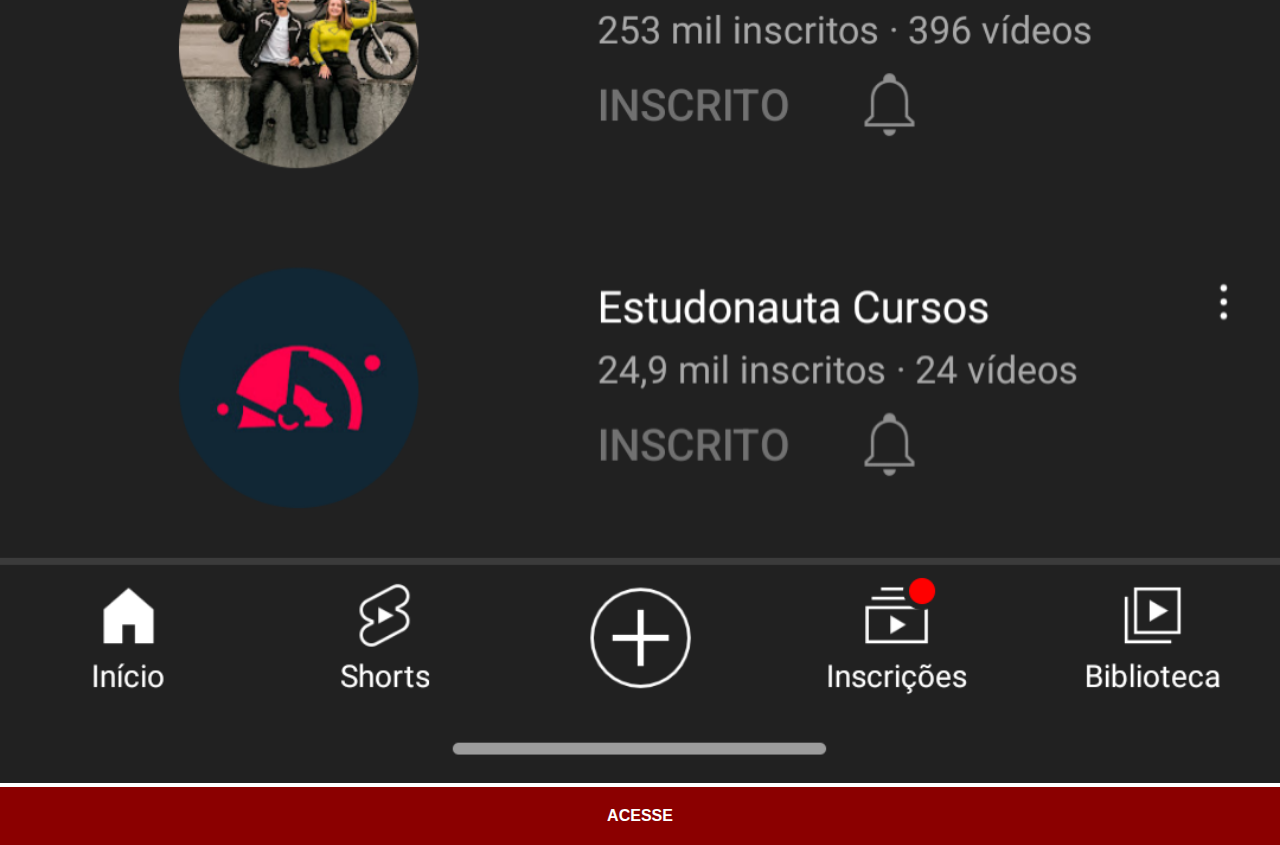
<file: youtube.html>
<!DOCTYPE html>
<html lang="pt-br">
<head>
    <meta charset="UTF-8">
    <meta http-equiv="X-UA-Compatible" content="IE=edge">
    <meta name="viewport" content="width=device-width, initial-scale=1.0">
    <title>Youtube</title>
    <link rel="stylesheet" href="estilos/social.css">
</head>
<body>
    <img src="imagens/tela-youtube.png" alt="Youtube">
    <a href="https://www.youtube.com/channel/UCNpEd6X7dhn7_Hu4UCSFpbg" target="_blank">ACESSE</a>
</body>
</html>
</file>
<file: estilos/style.css>
@charset "UTF-8";

* {
    margin: 0px;
    padding: 0px;
    font-family: Arial, Helvetica, sans-serif;
}

html, body {
    height: 100vh;
    width: 100vw;
    background-color: black;
}

body {
    background: url(../imagens/fundo-madeira.jpg) no-repeat top center;
    background-size: cover;
    background-attachment: fixed;
}

main {
    position: relative;
    height: 100vh;
}

section#telefone {
    position: absolute;
    top: 50%;
    left: 50%;
    transform: translate(-50%, -50%);

    height: 627px;
    width: 311px;
    background: url(../imagens/frame-iphone.png) no-repeat;
}

iframe#tela {
    position: relative;
    top: 80px;
    left: 22px;

    width: 267px;
    height: 471px;
}

section#redes-sociais {
    text-align: right;
    padding-top: 100px;
}

section#redes-sociais > a > img {
    width: 50px;
    margin: 10px;
    border-radius: 50%;
    box-shadow: 2px 2px 5px rgba(0, 0, 0, 0.4);
    box-sizing: border-box;
}

section#redes-sociais img:hover {
    border: 2px solid rgba(255, 255, 255, 0.61);
    transform: translate(-3px, -3px);
    box-shadow: 5px 5px 10px rgba(0, 0, 0, 0.61);
    transition: transform .3s, border .2s;

}
</file>
<file: estilos/social.css>
@charset "UTF-8";

* {
    margin: 0px;
    padding: 0px;
    font-family: Arial, Helvetica, sans-serif;
}

::-webkit-scrollbar {
    width: 0px;
    height: 0px;
/*Comando para esconder a barra de rolagem*/
}

img {
    width: 100vw;
}

a {
    display: block;
    background-color: darkred;
    color: white;
    padding: 20px;
    text-align: center;
    font-weight: bolder;
    text-decoration: none;
}

a:hover {
    background-color: red;
}
</file>
